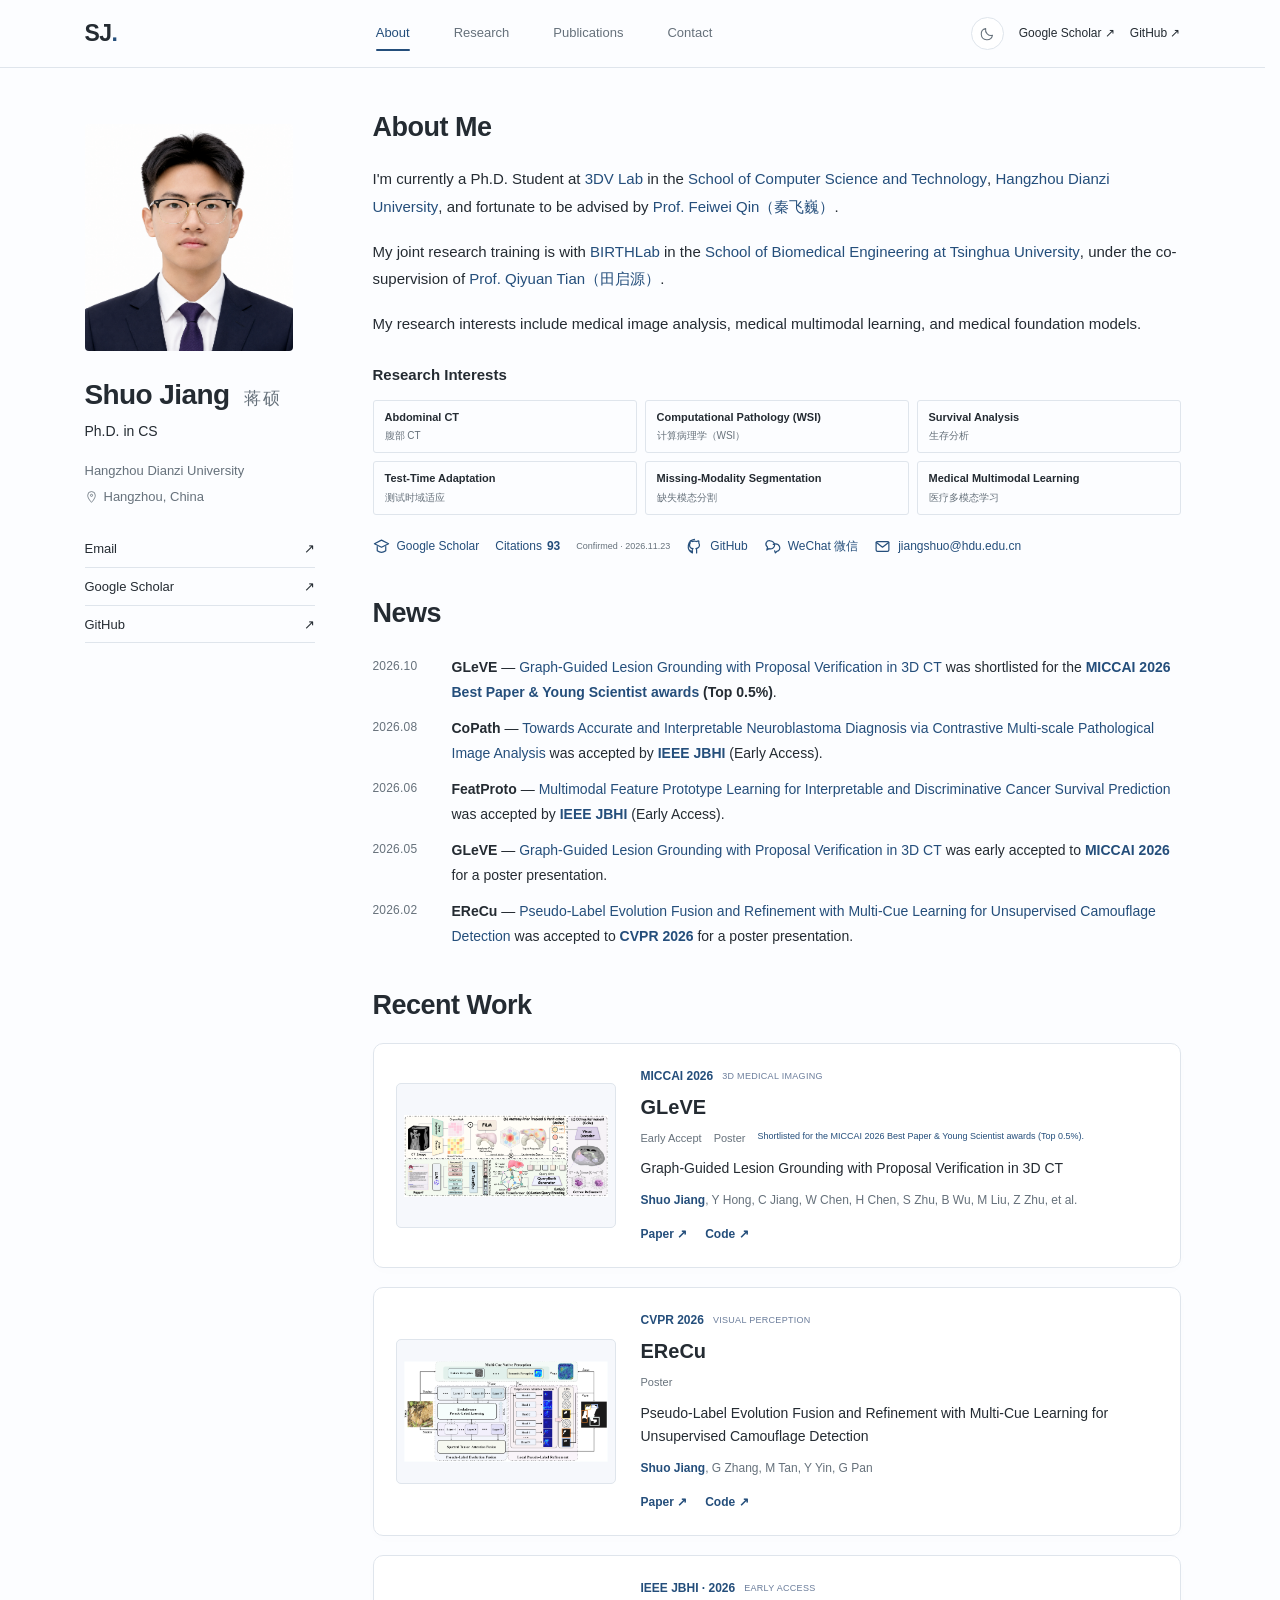
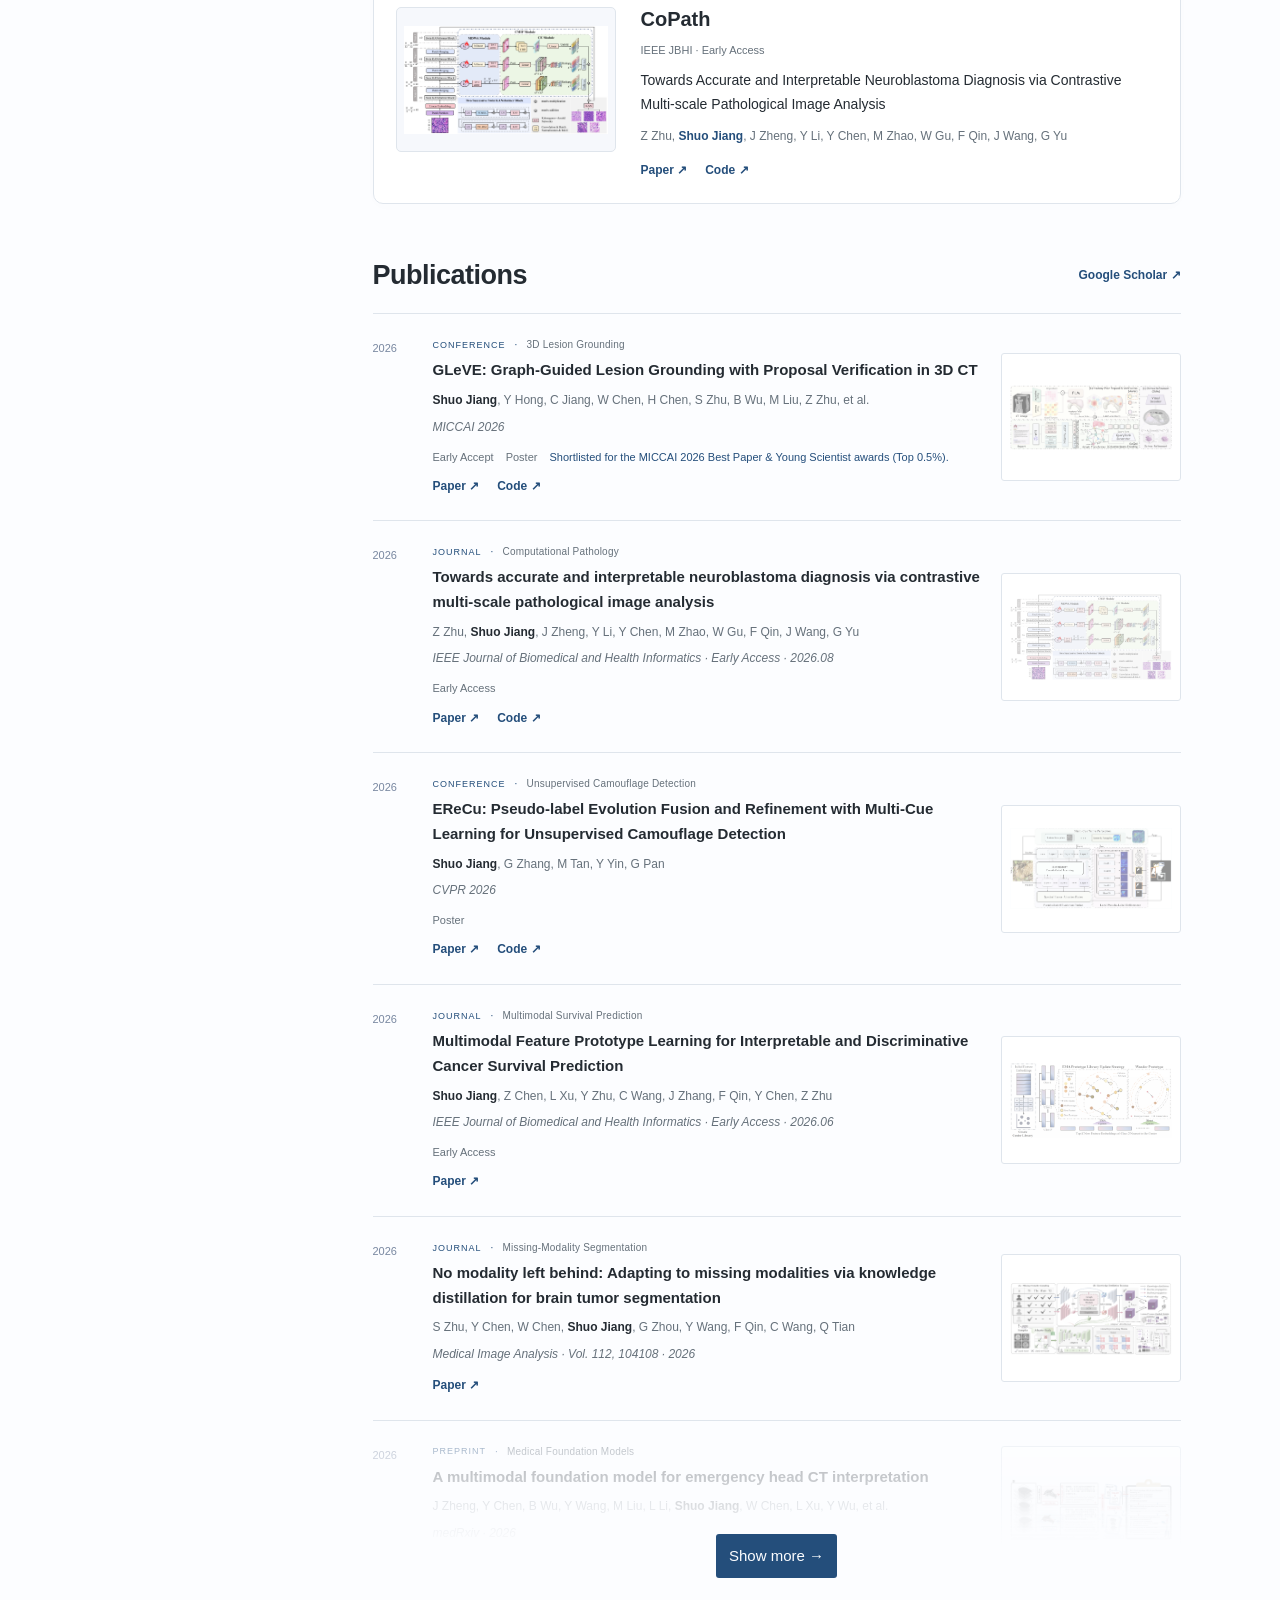
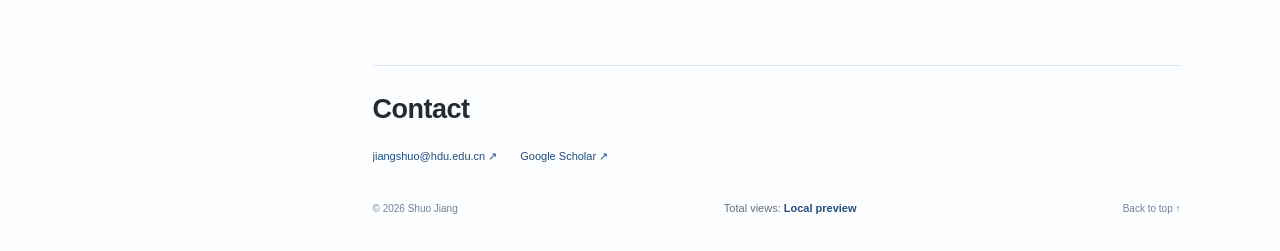
<file: index.html>
<!doctype html>
<html lang="en" data-palette="slate"><head><meta charset="utf-8"><meta name="viewport" content="width=device-width,initial-scale=1"><meta name="description" content="Shuo Jiang — research in medical image analysis, multimodal learning and computer vision at Hangzhou Dianzi University."><meta name="theme-color" content="#315eea"><title>Shuo Jiang | 蒋硕</title><link rel="icon" href="assets/favicon.svg" type="image/svg+xml"><script>try{document.documentElement.dataset.theme=localStorage.getItem("shuo-theme")==="dark"?"dark":"light"}catch(e){}</script><link rel="stylesheet" href="style.css?v=20261026-goatcounter"><script src="script.js?v=20261026-goatcounter" defer></script><style>
.site-loader{display:none}html[data-loading] .site-loader{display:grid;position:fixed;inset:0;z-index:100;background:var(--paper,#fcfdff);color:var(--ink,#242b32);place-items:center;text-align:center;transition:opacity .2s}html[data-loading] body{overflow:hidden}html[data-loading=done] .site-loader{opacity:0;pointer-events:none}.loader-mark{font-size:28px;font-weight:650;letter-spacing:-1px;margin-bottom:20px}.loader-mark span{color:var(--accent,#244e7b)}.loader-track{height:2px;width:156px;background:var(--line,#dfe5ec);margin:auto;overflow:hidden}.loader-fill{height:100%;width:0;background:var(--accent,#244e7b);transition:width .25s}.loader-label{font-size:12px;margin:15px 0 8px;color:var(--muted,#66717b)}.loader-skip{border:0;background:none;color:var(--accent,#244e7b);font:inherit;font-size:11px;padding:10px;cursor:pointer}@media(prefers-reduced-motion:reduce){.site-loader,.loader-fill{transition:none!important}}
</style><script>
(()=>{const root=document.documentElement;root.dataset.loading='active';window.siteLoaderDeadline=setTimeout(()=>{root.removeAttribute('data-loading');document.getElementById('main')?.removeAttribute('aria-busy')},5000)})();
</script><link rel="preload" as="image" href="assets/portrait.png" fetchpriority="high"><script src="site-loader.js?v=20261026-goatcounter" defer></script></head>
<body><div class="site-loader" role="region" aria-label="Preparing homepage"><div><div class="loader-mark">SJ<span>.</span></div><div class="loader-track" role="progressbar" aria-label="Loading images" aria-valuemin="0" aria-valuemax="100" aria-valuenow="0"><div class="loader-fill"></div></div><p class="loader-label" role="status">Preparing the page…</p><button class="loader-skip" type="button">Enter now →</button></div></div><a class="skip-link" href="#main">Skip to content</a><header class="header"><div class="nav-wrap"><a class="brand" href="#about" aria-label="Shuo Jiang home">SJ<span>.</span></a><nav aria-label="Main navigation"><a class="active" href="#about">About</a><a href="#research">Research</a><a href="publications.html">Publications</a><a href="#contact">Contact</a></nav><div class="nav-actions"><button class="theme-toggle" type="button" aria-label="Switch to dark mode" title="Switch to dark mode"><svg class="moon-icon" viewBox="0 0 24 24" aria-hidden="true"><path d="M20.2 14A8.5 8.5 0 0 1 10 3.8 8.5 8.5 0 1 0 20.2 14Z"/></svg><svg class="sun-icon" viewBox="0 0 24 24" aria-hidden="true"><circle cx="12" cy="12" r="4"/><path d="M12 2v2m0 16v2M2 12h2m16 0h2M5 5l1.5 1.5m11 11L19 19M5 19l1.5-1.5m11-11L19 5"/></svg></button><a class="nav-scholar" href="https://scholar.google.com/citations?user=-YuCzI0AAAAJ&hl=en" target="_blank" rel="noopener noreferrer">Google Scholar ↗</a><a class="nav-github" href="https://github.com/JSLiam94" target="_blank" rel="noopener noreferrer">GitHub ↗</a></div></div><div class="reading-progress" aria-hidden="true"><span></span></div></header>
<div class="layout"><aside class="profile"><div class="portrait-frame"><img class="portrait" src="assets/portrait.png" alt="Portrait of Shuo Jiang" width="1122" height="1247"></div><h1>Shuo Jiang <span class="chinese-name" lang="zh-CN">蒋硕</span></h1><p class="profile-role">Ph.D. in CS</p><div class="profile-details"><p><a href="https://computer.hdu.edu.cn/main.htm" target="_blank" rel="noopener noreferrer">Hangzhou Dianzi University</a></p><p class="location"><svg viewBox="0 0 24 24" aria-hidden="true"><path d="M12 21s7-7 7-13a7 7 0 0 0-14 0c0 6 7 13 7 13Z"/><circle cx="12" cy="8" r="2"/></svg>Hangzhou, China</p></div><div class="profile-links"><a href="mailto:jiangshuo@hdu.edu.cn"><span>Email</span><span>↗</span></a><a href="https://scholar.google.com/citations?user=-YuCzI0AAAAJ&hl=en" target="_blank" rel="noopener noreferrer"><span>Google Scholar</span><span>↗</span></a><a href="https://github.com/JSLiam94" target="_blank" rel="noopener noreferrer"><span>GitHub</span><span>↗</span></a></div></aside>
<main id="main"><section id="about" class="about"><h2>About Me</h2><p class="intro">I'm currently a Ph.D. Student at <a href="https://hdu-3dv.github.io/" target="_blank" rel="noopener noreferrer">3DV Lab</a> in the <a href="https://computer.hdu.edu.cn/main.htm" target="_blank" rel="noopener noreferrer">School of Computer Science and Technology</a>, <a href="https://www.hdu.edu.cn/" target="_blank" rel="noopener noreferrer">Hangzhou Dianzi University</a>, and fortunate to be advised by <a href="https://computer.hdu.edu.cn/2021/1217/c6770a140174/page.htm" target="_blank" rel="noopener noreferrer">Prof. Feiwei Qin（秦飞巍）</a>.</p><p>My joint research training is with <a href="https://birthlab.github.io/" target="_blank" rel="noopener noreferrer">BIRTHLab</a> in the <a href="https://bme.tsinghua.edu.cn/en/" target="_blank" rel="noopener noreferrer">School of Biomedical Engineering at Tsinghua University</a>, under the co-supervision of <a href="https://www.med.tsinghua.edu.cn/info/1143/2126.htm" target="_blank" rel="noopener noreferrer">Prof. Qiyuan Tian（田启源）</a>.</p><p class="research-summary">My research interests include medical image analysis, medical multimodal learning, and medical foundation models.</p><h3 class="interests-heading">Research Interests</h3><div class="research-directions" aria-label="Research directions"><div class="direction-card"><h3>Abdominal CT</h3><p lang="zh-CN">腹部 CT</p></div><div class="direction-card"><h3>Computational Pathology (WSI)</h3><p lang="zh-CN">计算病理学（WSI）</p></div><div class="direction-card"><h3>Survival Analysis</h3><p lang="zh-CN">生存分析</p></div><div class="direction-card"><h3>Test-Time Adaptation</h3><p lang="zh-CN">测试时域适应</p></div><div class="direction-card"><h3>Missing-Modality Segmentation</h3><p lang="zh-CN">缺失模态分割</p></div><div class="direction-card"><h3>Medical Multimodal Learning</h3><p lang="zh-CN">医疗多模态学习</p></div></div><div class="social-strip" aria-label="Academic and contact links"><a href="https://scholar.google.com/citations?user=-YuCzI0AAAAJ&hl=en" target="_blank" rel="noopener noreferrer"><svg viewBox="0 0 24 24" aria-hidden="true"><path d="M2 8l10-5 10 5-10 5-10-5zm4 4v6c4 3 8 3 12 0v-6"/></svg>Google Scholar</a><a class="citation-link" data-citation-updated="2026-11-23" href="https://scholar.google.com/citations?user=-YuCzI0AAAAJ&hl=en" target="_blank" rel="noopener noreferrer" title="Total citations confirmed 2026.11.23">Citations <span id="citation-total">93</span></a><span class="citation-updated" id="citation-updated">Confirmed · 2026.11.23</span><a href="https://github.com/JSLiam94" target="_blank" rel="noopener noreferrer"><svg viewBox="0 0 24 24" aria-hidden="true"><path d="M12 2a10 10 0 0 0-3 19v-3c-3 1-4-1-4-1m10 4v-4c0-1-.3-2-1-2 3-.4 5-2 5-5 0-1-.4-2-1-3 .3-1 .3-2 0-3-2 0-3 1-3 1a10 10 0 0 0-6 0s-1-1-3-1c-.3 1-.3 2 0 3-1 1-1 2-1 3 0 3 2 5 5 5-.7.5-1 1-1 2"/></svg>GitHub</a><button class="wechat-link" type="button"><svg viewBox="0 0 24 24" aria-hidden="true"><path d="M15 10c0 4-4 6-8 5l-3 2 1-4C0 8 4 3 9 4c3 0 6 3 6 6zm-2-1c9-3 13 8 5 10l-2 2-1-3"/></svg>WeChat 微信</button><a href="mailto:jiangshuo@hdu.edu.cn"><svg viewBox="0 0 24 24" aria-hidden="true"><rect x="3" y="5" width="18" height="14" rx="2"/><path d="M3 6l9 7 9-7"/></svg>jiangshuo@hdu.edu.cn</a></div></section>
<section class="news" aria-labelledby="updates-title"><div class="section-heading"><div><h2 id="updates-title">News</h2></div></div><div class="updates news-list">
<div class="update"><time datetime="2026-10">2026.10</time><p><strong>GLeVE</strong> — <a href="https://papers.miccai.org/miccai-2026/paper/2407_paper.pdf" target="_blank" rel="noopener noreferrer">Graph-Guided Lesion Grounding with Proposal Verification in 3D CT</a> was shortlisted for the <span>MICCAI 2026 Best Paper &amp; Young Scientist awards</span> <strong>(Top 0.5%)</strong>.</p></div>
<div class="update"><time datetime="2026-08">2026.08</time><p><strong>CoPath</strong> — <a href="https://arxiv.org/abs/2504.13754" target="_blank" rel="noopener noreferrer">Towards Accurate and Interpretable Neuroblastoma Diagnosis via Contrastive Multi-scale Pathological Image Analysis</a> was accepted by <span>IEEE JBHI</span> (Early Access).</p></div>
<div class="update"><time datetime="2026-06">2026.06</time><p><strong>FeatProto</strong> — <a href="https://ieeexplore.ieee.org/abstract/document/11595740/" target="_blank" rel="noopener noreferrer">Multimodal Feature Prototype Learning for Interpretable and Discriminative Cancer Survival Prediction</a> was accepted by <span>IEEE JBHI</span> (Early Access).</p></div>
<div class="update"><time datetime="2026-05">2026.05</time><p><strong>GLeVE</strong> — <a href="https://papers.miccai.org/miccai-2026/paper/2407_paper.pdf" target="_blank" rel="noopener noreferrer">Graph-Guided Lesion Grounding with Proposal Verification in 3D CT</a> was early accepted to <span>MICCAI 2026</span> for a poster presentation.</p></div>
<div class="update"><time datetime="2026-02">2026.02</time><p><strong>EReCu</strong> — <a href="https://openaccess.thecvf.com/content/CVPR2026/html/Jiang_EReCu_Pseudo-label_Evolution_Fusion_and_Refinement_with_Multi-Cue_Learning_for_CVPR_2026_paper.html" target="_blank" rel="noopener noreferrer">Pseudo-Label Evolution Fusion and Refinement with Multi-Cue Learning for Unsupervised Camouflage Detection</a> was accepted to <span>CVPR 2026</span> for a poster presentation.</p></div></div></section>
<section id="research"><div class="section-heading"><div><h2>Recent Work</h2></div></div><article class="project"><a class="project-figure" href="assets/gleve.png" target="_blank" aria-label="View full GLeVE framework"><img src="assets/gleve.png" alt="GLeVE framework: graph-guided lesion queries, anatomy-prior proposal verification and octree refinement" loading="lazy"></a><div class="project-body"><div class="project-meta"><span class="badge">MICCAI 2026</span><span>3D MEDICAL IMAGING</span></div><h3>GLeVE</h3><div class="pub-statuses project-honors"><span class="pub-status">Early Accept</span><span class="pub-status">Poster</span><span class="pub-status award-status">Shortlisted for the MICCAI 2026 Best Paper &amp; Young Scientist awards (Top 0.5%).</span></div><p class="project-title">Graph-Guided Lesion Grounding with Proposal Verification in 3D CT</p><p class="authors project-authors"><strong>Shuo Jiang</strong>, Y Hong, C Jiang, W Chen, H Chen, S Zhu, B Wu, M Liu, Z Zhu, et al.</p><div class="paper-links"><a href="https://papers.miccai.org/miccai-2026/paper/2407_paper.pdf" target="_blank" rel="noopener noreferrer">Paper ↗</a><a href="https://github.com/JSLiam94/GLeVE" target="_blank" rel="noopener noreferrer">Code ↗</a></div></div></article>
<article class="project"><a class="project-figure" href="assets/erecu.png" target="_blank" aria-label="View full EReCu framework"><img src="assets/erecu.png" alt="EReCu architecture for pseudo-label evolution and multi-cue camouflage detection" loading="lazy"></a><div class="project-body"><div class="project-meta"><span class="badge">CVPR 2026</span><span>VISUAL PERCEPTION</span></div><h3>EReCu</h3><div class="pub-statuses project-honors"><span class="pub-status">Poster</span></div><p class="project-title">Pseudo-Label Evolution Fusion and Refinement with Multi-Cue Learning for Unsupervised Camouflage Detection</p><p class="authors project-authors"><strong>Shuo Jiang</strong>, G Zhang, M Tan, Y Yin, G Pan</p><div class="paper-links"><a href="https://openaccess.thecvf.com/content/CVPR2026/html/Jiang_EReCu_Pseudo-label_Evolution_Fusion_and_Refinement_with_Multi-Cue_Learning_for_CVPR_2026_paper.html" target="_blank" rel="noopener noreferrer">Paper ↗</a><a href="https://github.com/JSLiam94/EReCu" target="_blank" rel="noopener noreferrer">Code ↗</a></div></div></article>
<article class="project"><a class="project-figure" href="assets/copath.png" target="_blank" aria-label="View full CoPath framework"><img src="assets/copath.png" alt="CoPath framework featuring multi-scale Swin KANsformer features and the CMIF module for pathological image analysis" loading="lazy"></a><div class="project-body"><div class="project-meta"><span class="badge">IEEE JBHI · 2026</span><span>EARLY ACCESS</span></div><h3>CoPath</h3><div class="pub-statuses project-honors"><span class="pub-status">IEEE JBHI · Early Access</span></div><p class="project-title">Towards Accurate and Interpretable Neuroblastoma Diagnosis via Contrastive Multi-scale Pathological Image Analysis</p><p class="authors project-authors">Z Zhu, <strong>Shuo Jiang</strong>, J Zheng, Y Li, Y Chen, M Zhao, W Gu, F Qin, J Wang, G Yu</p><div class="paper-links"><a href="https://arxiv.org/abs/2504.13754" target="_blank" rel="noopener noreferrer">Paper ↗</a><a href="https://github.com/JSLiam94/CoPath" target="_blank" rel="noopener noreferrer">Code ↗</a></div></div></article></section>
<section id="publications" class="publication-preview"><div class="section-heading"><div><h2>Publications</h2></div><a class="text-link" href="https://scholar.google.com/citations?user=-YuCzI0AAAAJ&hl=en" target="_blank" rel="noopener noreferrer">Google Scholar ↗</a></div><div class="home-publication-list"><article class="publication" data-type="Conference" data-selected="true"><div class="pub-year">2026</div><div class="pub-body"><div class="pub-meta"><span class="pub-kind">Conference</span><span class="pub-domain">3D Lesion Grounding</span></div><h3><a href="https://papers.miccai.org/miccai-2026/paper/2407_paper.pdf" target="_blank" rel="noopener noreferrer">GLeVE: Graph-Guided Lesion Grounding with Proposal Verification in 3D CT</a></h3><p class="authors"><strong>Shuo Jiang</strong>, Y Hong, C Jiang, W Chen, H Chen, S Zhu, B Wu, M Liu, Z Zhu, et al.</p><p class="venue">MICCAI 2026</p><div class="pub-statuses"><span class="pub-status">Early Accept</span><span class="pub-status">Poster</span><span class="pub-status award-status">Shortlisted for the MICCAI 2026 Best Paper &amp; Young Scientist awards (Top 0.5%).</span></div><div class="paper-links"><a href="https://papers.miccai.org/miccai-2026/paper/2407_paper.pdf" target="_blank" rel="noopener noreferrer">Paper <span aria-hidden="true">↗</span></a><a href="https://github.com/JSLiam94/GLeVE" target="_blank" rel="noopener noreferrer">Code <span aria-hidden="true">↗</span></a></div></div><a class="pub-figure" href="assets/gleve.png" target="_blank" aria-label="View research figure for GLeVE: Graph-Guided Lesion Grounding with Proposal Verification in 3D CT"><img src="assets/gleve.png" alt="Research overview for GLeVE: Graph-Guided Lesion Grounding with Proposal Verification in 3D CT" loading="lazy"></a></article>
<article class="publication" data-type="Journal" data-selected="true"><div class="pub-year">2026</div><div class="pub-body"><div class="pub-meta"><span class="pub-kind">Journal</span><span class="pub-domain">Computational Pathology</span></div><h3><a href="https://arxiv.org/abs/2504.13754" target="_blank" rel="noopener noreferrer">Towards accurate and interpretable neuroblastoma diagnosis via contrastive multi-scale pathological image analysis</a></h3><p class="authors">Z Zhu, <strong>Shuo Jiang</strong>, J Zheng, Y Li, Y Chen, M Zhao, W Gu, F Qin, J Wang, G Yu</p><p class="venue">IEEE Journal of Biomedical and Health Informatics · Early Access · 2026.08</p><div class="pub-statuses"><span class="pub-status">Early Access</span></div><div class="paper-links"><a href="https://arxiv.org/abs/2504.13754" target="_blank" rel="noopener noreferrer">Paper <span aria-hidden="true">↗</span></a><a href="https://github.com/JSLiam94/CoPath" target="_blank" rel="noopener noreferrer">Code <span aria-hidden="true">↗</span></a></div></div><a class="pub-figure" href="assets/copath.png" target="_blank" aria-label="View research figure for Towards accurate and interpretable neuroblastoma diagnosis via contrastive multi-scale pathological image analysis"><img src="assets/copath.png" alt="Research overview for Towards accurate and interpretable neuroblastoma diagnosis via contrastive multi-scale pathological image analysis" loading="lazy"></a></article>
<article class="publication" data-type="Conference" data-selected="true"><div class="pub-year">2026</div><div class="pub-body"><div class="pub-meta"><span class="pub-kind">Conference</span><span class="pub-domain">Unsupervised Camouflage Detection</span></div><h3><a href="https://openaccess.thecvf.com/content/CVPR2026/html/Jiang_EReCu_Pseudo-label_Evolution_Fusion_and_Refinement_with_Multi-Cue_Learning_for_CVPR_2026_paper.html" target="_blank" rel="noopener noreferrer">EReCu: Pseudo-label Evolution Fusion and Refinement with Multi-Cue Learning for Unsupervised Camouflage Detection</a></h3><p class="authors"><strong>Shuo Jiang</strong>, G Zhang, M Tan, Y Yin, G Pan</p><p class="venue">CVPR 2026</p><div class="pub-statuses"><span class="pub-status">Poster</span></div><div class="paper-links"><a href="https://openaccess.thecvf.com/content/CVPR2026/html/Jiang_EReCu_Pseudo-label_Evolution_Fusion_and_Refinement_with_Multi-Cue_Learning_for_CVPR_2026_paper.html" target="_blank" rel="noopener noreferrer">Paper <span aria-hidden="true">↗</span></a><a href="https://github.com/JSLiam94/EReCu" target="_blank" rel="noopener noreferrer">Code <span aria-hidden="true">↗</span></a></div></div><a class="pub-figure" href="assets/erecu.png" target="_blank" aria-label="View research figure for EReCu: Pseudo-label Evolution Fusion and Refinement with Multi-Cue Learning for Unsupervised Camouflage Detection"><img src="assets/erecu.png" alt="Research overview for EReCu: Pseudo-label Evolution Fusion and Refinement with Multi-Cue Learning for Unsupervised Camouflage Detection" loading="lazy"></a></article>
<article class="publication" data-type="Journal" data-selected="true"><div class="pub-year">2026</div><div class="pub-body"><div class="pub-meta"><span class="pub-kind">Journal</span><span class="pub-domain">Multimodal Survival Prediction</span></div><h3><a href="https://ieeexplore.ieee.org/abstract/document/11595740/" target="_blank" rel="noopener noreferrer">Multimodal Feature Prototype Learning for Interpretable and Discriminative Cancer Survival Prediction</a></h3><p class="authors"><strong>Shuo Jiang</strong>, Z Chen, L Xu, Y Zhu, C Wang, J Zhang, F Qin, Y Chen, Z Zhu</p><p class="venue">IEEE Journal of Biomedical and Health Informatics · Early Access · 2026.06</p><div class="pub-statuses"><span class="pub-status">Early Access</span></div><div class="paper-links"><a href="https://ieeexplore.ieee.org/abstract/document/11595740/" target="_blank" rel="noopener noreferrer">Paper <span aria-hidden="true">↗</span></a></div></div><a class="pub-figure" href="assets/featproto.png" target="_blank" aria-label="View research figure for Multimodal Feature Prototype Learning for Interpretable and Discriminative Cancer Survival Prediction"><img src="assets/featproto.png" alt="Research overview for Multimodal Feature Prototype Learning for Interpretable and Discriminative Cancer Survival Prediction" loading="lazy"></a></article>
<article class="publication" data-type="Journal" data-selected="true"><div class="pub-year">2026</div><div class="pub-body"><div class="pub-meta"><span class="pub-kind">Journal</span><span class="pub-domain">Missing-Modality Segmentation</span></div><h3><a href="https://scholar.google.com/citations?view_op=view_citation&amp;hl=en&amp;oe=ASCII&amp;user=-YuCzI0AAAAJ&amp;citation_for_view=-YuCzI0AAAAJ:2osOgNQ5qMEC" target="_blank" rel="noopener noreferrer">No modality left behind: Adapting to missing modalities via knowledge distillation for brain tumor segmentation</a></h3><p class="authors">S Zhu, Y Chen, W Chen, <strong>Shuo Jiang</strong>, G Zhou, Y Wang, F Qin, C Wang, Q Tian</p><p class="venue">Medical Image Analysis · Vol. 112, 104108 · 2026</p><div class="pub-statuses"></div><div class="paper-links"><a href="https://scholar.google.com/citations?view_op=view_citation&amp;hl=en&amp;oe=ASCII&amp;user=-YuCzI0AAAAJ&amp;citation_for_view=-YuCzI0AAAAJ:2osOgNQ5qMEC" target="_blank" rel="noopener noreferrer">Paper <span aria-hidden="true">↗</span></a></div></div><a class="pub-figure" href="assets/nomodality.png" target="_blank" aria-label="View research figure for No modality left behind: Adapting to missing modalities via knowledge distillation for brain tumor segmentation"><img src="assets/nomodality.png" alt="Research overview for No modality left behind: Adapting to missing modalities via knowledge distillation for brain tumor segmentation" loading="lazy"></a></article></div><div class="publication-teaser" aria-hidden="true" inert><article class="publication" data-type="Preprint" data-selected="false"><div class="pub-year">2026</div><div class="pub-body"><div class="pub-meta"><span class="pub-kind">Preprint</span><span class="pub-domain">Medical Foundation Models</span></div><h3><a href="https://scholar.google.com/citations?view_op=view_citation&amp;hl=en&amp;oe=ASCII&amp;user=-YuCzI0AAAAJ&amp;citation_for_view=-YuCzI0AAAAJ:Y0pCki6q_DkC" target="_blank" rel="noopener noreferrer">A multimodal foundation model for emergency head CT interpretation</a></h3><p class="authors">J Zheng, Y Chen, B Wu, Y Wang, M Liu, L Li, <strong>Shuo Jiang</strong>, W Chen, L Xu, Y Wu, et al.</p><p class="venue">medRxiv · 2026</p><div class="pub-statuses"></div><div class="paper-links"><a href="https://scholar.google.com/citations?view_op=view_citation&amp;hl=en&amp;oe=ASCII&amp;user=-YuCzI0AAAAJ&amp;citation_for_view=-YuCzI0AAAAJ:Y0pCki6q_DkC" target="_blank" rel="noopener noreferrer">Paper <span aria-hidden="true">↗</span></a></div></div><a class="pub-figure" href="assets/emergency-ct.png" target="_blank" aria-label="View research figure for A multimodal foundation model for emergency head CT interpretation"><img src="assets/emergency-ct.png" alt="Research overview for A multimodal foundation model for emergency head CT interpretation" loading="lazy"></a></article></div><div class="home-more"><a class="primary-link" href="publications.html">Show more →</a></div></section>
<section id="contact" class="contact"><h2>Contact</h2><div class="contact-links"><a class="primary-link" href="mailto:jiangshuo@hdu.edu.cn">jiangshuo@hdu.edu.cn ↗</a><a href="https://scholar.google.com/citations?user=-YuCzI0AAAAJ&hl=en" target="_blank" rel="noopener noreferrer">Google Scholar ↗</a></div></section><footer><span>© 2026 Shuo Jiang</span><span class="site-views" data-history-total="94" title="Includes 94 historical views confirmed on 26 October 2026; new views are counted by GoatCounter.">Total views: <span id="site-views-count">94+</span><span class="views-status" aria-live="polite"> · Historical baseline</span></span><a href="#about">Back to top ↑</a></footer></main></div><dialog class="figure-viewer" id="figure-viewer" aria-labelledby="figure-title"><div class="figure-viewer-bar"><h2 id="figure-title">Research framework</h2><button type="button" class="figure-close" aria-label="Close figure preview"><svg class="close-icon" viewBox="0 0 24 24" aria-hidden="true"><path d="M6 6l12 12M18 6L6 18"/></svg></button></div><img alt=""><p>Press Esc to close</p></dialog><dialog id="wechat-viewer" class="figure-viewer wechat-viewer" aria-labelledby="wechat-title"><div class="figure-viewer-bar"><h2 id="wechat-title">WeChat 微信</h2><button class="wechat-close" type="button" aria-label="Close WeChat QR code"><svg class="close-icon" viewBox="0 0 24 24" aria-hidden="true"><path d="M6 6l12 12M18 6L6 18"/></svg></button></div><img data-src="assets/wechat.jpg" alt="Liam.T WeChat contact QR code"><p>扫码添加微信 · Press Esc to close</p></dialog></body></html>
</file>
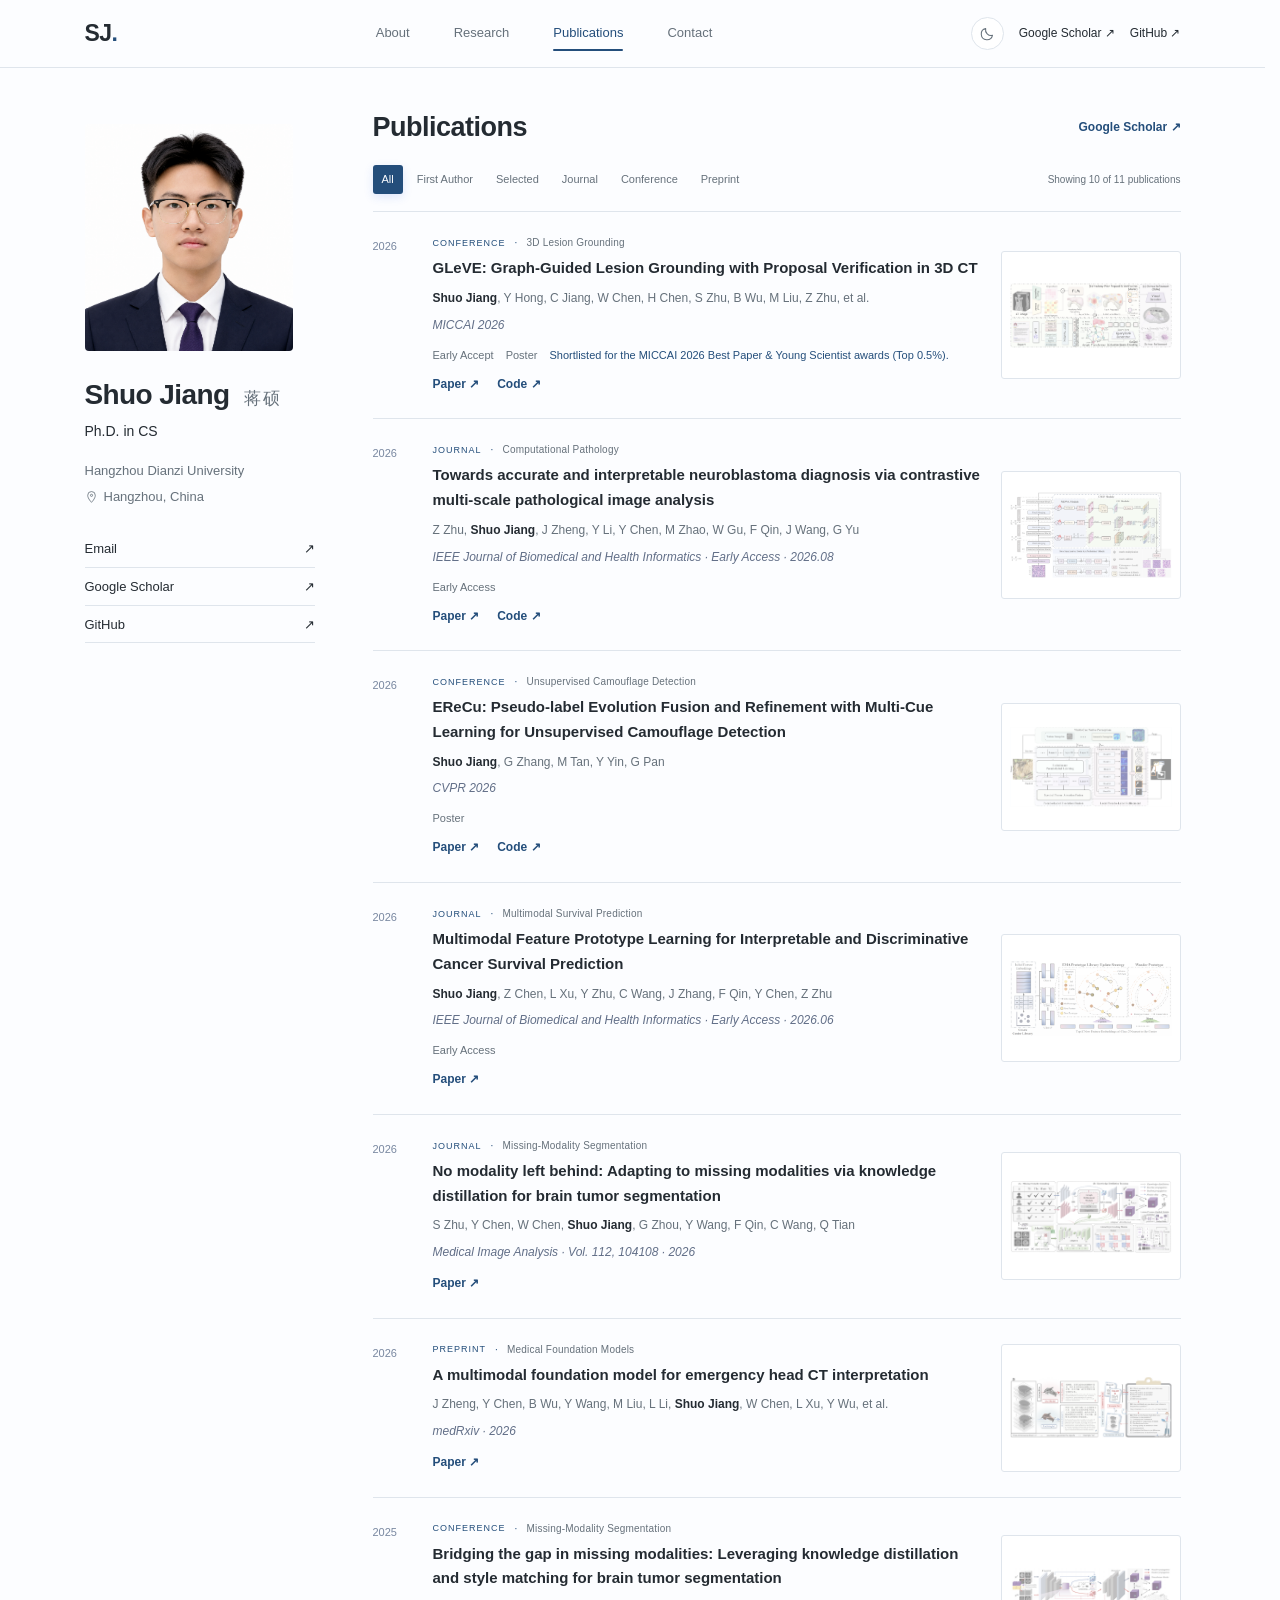
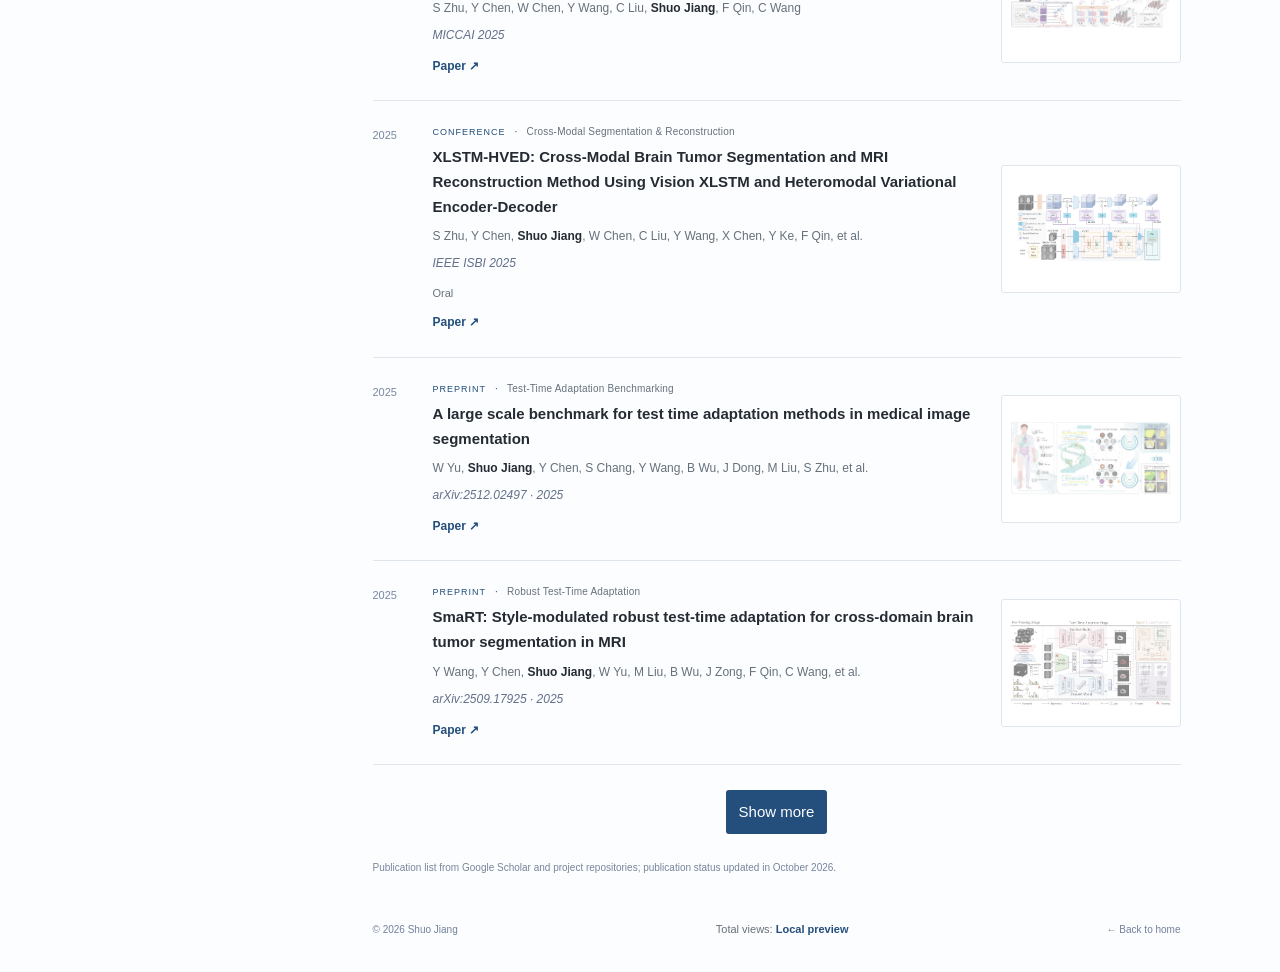
<file: publications.html>
<!doctype html>
<html lang="en" data-palette="slate"><head><meta charset="utf-8"><meta name="viewport" content="width=device-width,initial-scale=1"><meta name="description" content="Shuo Jiang — research in medical image analysis, multimodal learning and computer vision at Hangzhou Dianzi University."><meta name="theme-color" content="#315eea"><title>Shuo Jiang | 蒋硕</title><link rel="icon" href="assets/favicon.svg" type="image/svg+xml"><script>try{document.documentElement.dataset.theme=localStorage.getItem("shuo-theme")==="dark"?"dark":"light"}catch(e){}</script><link rel="stylesheet" href="style.css?v=20261026-goatcounter"><script src="script.js?v=20261026-goatcounter" defer></script></head>
<body data-page="publications"><a class="skip-link" href="#main">Skip to content</a><header class="header"><div class="nav-wrap"><a class="brand" href="index.html#about" aria-label="Shuo Jiang home">SJ<span>.</span></a><nav aria-label="Main navigation"><a class="active" href="index.html#about">About</a><a href="index.html#research">Research</a><a href="#publications">Publications</a><a href="index.html#contact">Contact</a></nav><div class="nav-actions"><button class="theme-toggle" type="button" aria-label="Switch to dark mode" title="Switch to dark mode"><svg class="moon-icon" viewBox="0 0 24 24" aria-hidden="true"><path d="M20.2 14A8.5 8.5 0 0 1 10 3.8 8.5 8.5 0 1 0 20.2 14Z"/></svg><svg class="sun-icon" viewBox="0 0 24 24" aria-hidden="true"><circle cx="12" cy="12" r="4"/><path d="M12 2v2m0 16v2M2 12h2m16 0h2M5 5l1.5 1.5m11 11L19 19M5 19l1.5-1.5m11-11L19 5"/></svg></button><a class="nav-scholar" href="https://scholar.google.com/citations?user=-YuCzI0AAAAJ&hl=en" target="_blank" rel="noopener noreferrer">Google Scholar ↗</a><a class="nav-github" href="https://github.com/JSLiam94" target="_blank" rel="noopener noreferrer">GitHub ↗</a></div></div><div class="reading-progress" aria-hidden="true"><span></span></div></header>
<div class="layout"><aside class="profile"><div class="portrait-frame"><img class="portrait" src="assets/portrait.png" alt="Portrait of Shuo Jiang" width="1122" height="1247"></div><h1>Shuo Jiang <span class="chinese-name" lang="zh-CN">蒋硕</span></h1><p class="profile-role">Ph.D. in CS</p><div class="profile-details"><p><a href="https://computer.hdu.edu.cn/main.htm" target="_blank" rel="noopener noreferrer">Hangzhou Dianzi University</a></p><p class="location"><svg viewBox="0 0 24 24" aria-hidden="true"><path d="M12 21s7-7 7-13a7 7 0 0 0-14 0c0 6 7 13 7 13Z"/><circle cx="12" cy="8" r="2"/></svg>Hangzhou, China</p></div><div class="profile-links"><a href="mailto:jiangshuo@hdu.edu.cn"><span>Email</span><span>↗</span></a><a href="https://scholar.google.com/citations?user=-YuCzI0AAAAJ&hl=en" target="_blank" rel="noopener noreferrer"><span>Google Scholar</span><span>↗</span></a><a href="https://github.com/JSLiam94" target="_blank" rel="noopener noreferrer"><span>GitHub</span><span>↗</span></a></div></aside>
<main id="main"><section id="publications"><div class="section-heading"><div><h2>Publications</h2></div><a class="text-link" href="https://scholar.google.com/citations?user=-YuCzI0AAAAJ&hl=en" target="_blank" rel="noopener noreferrer">Google Scholar ↗</a></div><div class="publication-toolbar"><div class="filters" role="group" aria-label="Filter publications"><button class="selected" type="button" data-filter="All" aria-pressed="true">All</button><button type="button" data-filter="First Author" aria-pressed="false">First Author</button><button type="button" data-filter="Selected" aria-pressed="false">Selected</button><button type="button" data-filter="Journal" aria-pressed="false">Journal</button><button type="button" data-filter="Conference" aria-pressed="false">Conference</button><button type="button" data-filter="Preprint" aria-pressed="false">Preprint</button></div><span id="publication-count" aria-live="polite">Showing 10 of 11 publications</span></div><p class="first-author-note" hidden>First-author and co-first-author publications.</p><div class="publication-list"><article class="publication" data-type="Conference" data-selected="true"><div class="pub-year">2026</div><div class="pub-body"><div class="pub-meta"><span class="pub-kind">Conference</span><span class="pub-domain">3D Lesion Grounding</span></div><h3><a href="https://papers.miccai.org/miccai-2026/paper/2407_paper.pdf" target="_blank" rel="noopener noreferrer">GLeVE: Graph-Guided Lesion Grounding with Proposal Verification in 3D CT</a></h3><p class="authors"><strong>Shuo Jiang</strong>, Y Hong, C Jiang, W Chen, H Chen, S Zhu, B Wu, M Liu, Z Zhu, et al.</p><p class="venue">MICCAI 2026</p><div class="pub-statuses"><span class="pub-status">Early Accept</span><span class="pub-status">Poster</span><span class="pub-status award-status">Shortlisted for the MICCAI 2026 Best Paper &amp; Young Scientist awards (Top 0.5%).</span></div><div class="paper-links"><a href="https://papers.miccai.org/miccai-2026/paper/2407_paper.pdf" target="_blank" rel="noopener noreferrer">Paper <span aria-hidden="true">↗</span></a><a href="https://github.com/JSLiam94/GLeVE" target="_blank" rel="noopener noreferrer">Code <span aria-hidden="true">↗</span></a></div></div><a class="pub-figure" href="assets/gleve.png" target="_blank" aria-label="View research figure for GLeVE: Graph-Guided Lesion Grounding with Proposal Verification in 3D CT"><img src="assets/gleve.png" alt="Research overview for GLeVE: Graph-Guided Lesion Grounding with Proposal Verification in 3D CT" loading="lazy"></a></article>
<article class="publication" data-type="Journal" data-selected="true"><div class="pub-year">2026</div><div class="pub-body"><div class="pub-meta"><span class="pub-kind">Journal</span><span class="pub-domain">Computational Pathology</span></div><h3><a href="https://arxiv.org/abs/2504.13754" target="_blank" rel="noopener noreferrer">Towards accurate and interpretable neuroblastoma diagnosis via contrastive multi-scale pathological image analysis</a></h3><p class="authors">Z Zhu, <strong>Shuo Jiang</strong>, J Zheng, Y Li, Y Chen, M Zhao, W Gu, F Qin, J Wang, G Yu</p><p class="venue">IEEE Journal of Biomedical and Health Informatics · Early Access · 2026.08</p><div class="pub-statuses"><span class="pub-status">Early Access</span></div><div class="paper-links"><a href="https://arxiv.org/abs/2504.13754" target="_blank" rel="noopener noreferrer">Paper <span aria-hidden="true">↗</span></a><a href="https://github.com/JSLiam94/CoPath" target="_blank" rel="noopener noreferrer">Code <span aria-hidden="true">↗</span></a></div></div><a class="pub-figure" href="assets/copath.png" target="_blank" aria-label="View research figure for Towards accurate and interpretable neuroblastoma diagnosis via contrastive multi-scale pathological image analysis"><img src="assets/copath.png" alt="Research overview for Towards accurate and interpretable neuroblastoma diagnosis via contrastive multi-scale pathological image analysis" loading="lazy"></a></article>
<article class="publication" data-type="Conference" data-selected="true"><div class="pub-year">2026</div><div class="pub-body"><div class="pub-meta"><span class="pub-kind">Conference</span><span class="pub-domain">Unsupervised Camouflage Detection</span></div><h3><a href="https://openaccess.thecvf.com/content/CVPR2026/html/Jiang_EReCu_Pseudo-label_Evolution_Fusion_and_Refinement_with_Multi-Cue_Learning_for_CVPR_2026_paper.html" target="_blank" rel="noopener noreferrer">EReCu: Pseudo-label Evolution Fusion and Refinement with Multi-Cue Learning for Unsupervised Camouflage Detection</a></h3><p class="authors"><strong>Shuo Jiang</strong>, G Zhang, M Tan, Y Yin, G Pan</p><p class="venue">CVPR 2026</p><div class="pub-statuses"><span class="pub-status">Poster</span></div><div class="paper-links"><a href="https://openaccess.thecvf.com/content/CVPR2026/html/Jiang_EReCu_Pseudo-label_Evolution_Fusion_and_Refinement_with_Multi-Cue_Learning_for_CVPR_2026_paper.html" target="_blank" rel="noopener noreferrer">Paper <span aria-hidden="true">↗</span></a><a href="https://github.com/JSLiam94/EReCu" target="_blank" rel="noopener noreferrer">Code <span aria-hidden="true">↗</span></a></div></div><a class="pub-figure" href="assets/erecu.png" target="_blank" aria-label="View research figure for EReCu: Pseudo-label Evolution Fusion and Refinement with Multi-Cue Learning for Unsupervised Camouflage Detection"><img src="assets/erecu.png" alt="Research overview for EReCu: Pseudo-label Evolution Fusion and Refinement with Multi-Cue Learning for Unsupervised Camouflage Detection" loading="lazy"></a></article>
<article class="publication" data-type="Journal" data-selected="true"><div class="pub-year">2026</div><div class="pub-body"><div class="pub-meta"><span class="pub-kind">Journal</span><span class="pub-domain">Multimodal Survival Prediction</span></div><h3><a href="https://ieeexplore.ieee.org/abstract/document/11595740/" target="_blank" rel="noopener noreferrer">Multimodal Feature Prototype Learning for Interpretable and Discriminative Cancer Survival Prediction</a></h3><p class="authors"><strong>Shuo Jiang</strong>, Z Chen, L Xu, Y Zhu, C Wang, J Zhang, F Qin, Y Chen, Z Zhu</p><p class="venue">IEEE Journal of Biomedical and Health Informatics · Early Access · 2026.06</p><div class="pub-statuses"><span class="pub-status">Early Access</span></div><div class="paper-links"><a href="https://ieeexplore.ieee.org/abstract/document/11595740/" target="_blank" rel="noopener noreferrer">Paper <span aria-hidden="true">↗</span></a></div></div><a class="pub-figure" href="assets/featproto.png" target="_blank" aria-label="View research figure for Multimodal Feature Prototype Learning for Interpretable and Discriminative Cancer Survival Prediction"><img src="assets/featproto.png" alt="Research overview for Multimodal Feature Prototype Learning for Interpretable and Discriminative Cancer Survival Prediction" loading="lazy"></a></article>
<article class="publication" data-type="Journal" data-selected="true"><div class="pub-year">2026</div><div class="pub-body"><div class="pub-meta"><span class="pub-kind">Journal</span><span class="pub-domain">Missing-Modality Segmentation</span></div><h3><a href="https://scholar.google.com/citations?view_op=view_citation&amp;hl=en&amp;oe=ASCII&amp;user=-YuCzI0AAAAJ&amp;citation_for_view=-YuCzI0AAAAJ:2osOgNQ5qMEC" target="_blank" rel="noopener noreferrer">No modality left behind: Adapting to missing modalities via knowledge distillation for brain tumor segmentation</a></h3><p class="authors">S Zhu, Y Chen, W Chen, <strong>Shuo Jiang</strong>, G Zhou, Y Wang, F Qin, C Wang, Q Tian</p><p class="venue">Medical Image Analysis · Vol. 112, 104108 · 2026</p><div class="pub-statuses"></div><div class="paper-links"><a href="https://scholar.google.com/citations?view_op=view_citation&amp;hl=en&amp;oe=ASCII&amp;user=-YuCzI0AAAAJ&amp;citation_for_view=-YuCzI0AAAAJ:2osOgNQ5qMEC" target="_blank" rel="noopener noreferrer">Paper <span aria-hidden="true">↗</span></a></div></div><a class="pub-figure" href="assets/nomodality.png" target="_blank" aria-label="View research figure for No modality left behind: Adapting to missing modalities via knowledge distillation for brain tumor segmentation"><img src="assets/nomodality.png" alt="Research overview for No modality left behind: Adapting to missing modalities via knowledge distillation for brain tumor segmentation" loading="lazy"></a></article>
<article class="publication" data-type="Preprint" data-selected="false"><div class="pub-year">2026</div><div class="pub-body"><div class="pub-meta"><span class="pub-kind">Preprint</span><span class="pub-domain">Medical Foundation Models</span></div><h3><a href="https://scholar.google.com/citations?view_op=view_citation&amp;hl=en&amp;oe=ASCII&amp;user=-YuCzI0AAAAJ&amp;citation_for_view=-YuCzI0AAAAJ:Y0pCki6q_DkC" target="_blank" rel="noopener noreferrer">A multimodal foundation model for emergency head CT interpretation</a></h3><p class="authors">J Zheng, Y Chen, B Wu, Y Wang, M Liu, L Li, <strong>Shuo Jiang</strong>, W Chen, L Xu, Y Wu, et al.</p><p class="venue">medRxiv · 2026</p><div class="pub-statuses"></div><div class="paper-links"><a href="https://scholar.google.com/citations?view_op=view_citation&amp;hl=en&amp;oe=ASCII&amp;user=-YuCzI0AAAAJ&amp;citation_for_view=-YuCzI0AAAAJ:Y0pCki6q_DkC" target="_blank" rel="noopener noreferrer">Paper <span aria-hidden="true">↗</span></a></div></div><a class="pub-figure" href="assets/emergency-ct.png" target="_blank" aria-label="View research figure for A multimodal foundation model for emergency head CT interpretation"><img src="assets/emergency-ct.png" alt="Research overview for A multimodal foundation model for emergency head CT interpretation" loading="lazy"></a></article>
<article class="publication" data-type="Conference" data-selected="false"><div class="pub-year">2025</div><div class="pub-body"><div class="pub-meta"><span class="pub-kind">Conference</span><span class="pub-domain">Missing-Modality Segmentation</span></div><h3><a href="https://scholar.google.com/citations?view_op=view_citation&amp;hl=en&amp;oe=ASCII&amp;user=-YuCzI0AAAAJ&amp;citation_for_view=-YuCzI0AAAAJ:IjCSPb-OGe4C" target="_blank" rel="noopener noreferrer">Bridging the gap in missing modalities: Leveraging knowledge distillation and style matching for brain tumor segmentation</a></h3><p class="authors">S Zhu, Y Chen, W Chen, Y Wang, C Liu, <strong>Shuo Jiang</strong>, F Qin, C Wang</p><p class="venue">MICCAI 2025</p><div class="pub-statuses"></div><div class="paper-links"><a href="https://scholar.google.com/citations?view_op=view_citation&amp;hl=en&amp;oe=ASCII&amp;user=-YuCzI0AAAAJ&amp;citation_for_view=-YuCzI0AAAAJ:IjCSPb-OGe4C" target="_blank" rel="noopener noreferrer">Paper <span aria-hidden="true">↗</span></a></div></div><a class="pub-figure" href="assets/bridging.png" target="_blank" aria-label="View research figure for Bridging the gap in missing modalities: Leveraging knowledge distillation and style matching for brain tumor segmentation"><img src="assets/bridging.png" alt="Research overview for Bridging the gap in missing modalities: Leveraging knowledge distillation and style matching for brain tumor segmentation" loading="lazy"></a></article>
<article class="publication" data-type="Conference" data-selected="false"><div class="pub-year">2025</div><div class="pub-body"><div class="pub-meta"><span class="pub-kind">Conference</span><span class="pub-domain">Cross-Modal Segmentation &amp; Reconstruction</span></div><h3><a href="https://scholar.google.com/citations?view_op=view_citation&amp;hl=en&amp;oe=ASCII&amp;user=-YuCzI0AAAAJ&amp;citation_for_view=-YuCzI0AAAAJ:u-x6o8ySG0sC" target="_blank" rel="noopener noreferrer">XLSTM-HVED: Cross-Modal Brain Tumor Segmentation and MRI Reconstruction Method Using Vision XLSTM and Heteromodal Variational Encoder-Decoder</a></h3><p class="authors">S Zhu, Y Chen, <strong>Shuo Jiang</strong>, W Chen, C Liu, Y Wang, X Chen, Y Ke, F Qin, et al.</p><p class="venue">IEEE ISBI 2025</p><div class="pub-statuses"><span class="pub-status">Oral</span></div><div class="paper-links"><a href="https://scholar.google.com/citations?view_op=view_citation&amp;hl=en&amp;oe=ASCII&amp;user=-YuCzI0AAAAJ&amp;citation_for_view=-YuCzI0AAAAJ:u-x6o8ySG0sC" target="_blank" rel="noopener noreferrer">Paper <span aria-hidden="true">↗</span></a></div></div><a class="pub-figure" href="assets/xlstm.png" target="_blank" aria-label="View research figure for XLSTM-HVED: Cross-Modal Brain Tumor Segmentation and MRI Reconstruction Method Using Vision XLSTM and Heteromodal Variational Encoder-Decoder"><img src="assets/xlstm.png" alt="Research overview for XLSTM-HVED: Cross-Modal Brain Tumor Segmentation and MRI Reconstruction Method Using Vision XLSTM and Heteromodal Variational Encoder-Decoder" loading="lazy"></a></article>
<article class="publication" data-type="Preprint" data-selected="false"><div class="pub-year">2025</div><div class="pub-body"><div class="pub-meta"><span class="pub-kind">Preprint</span><span class="pub-domain">Test-Time Adaptation Benchmarking</span></div><h3><a href="https://arxiv.org/abs/2512.02497" target="_blank" rel="noopener noreferrer">A large scale benchmark for test time adaptation methods in medical image segmentation</a></h3><p class="authors">W Yu, <strong>Shuo Jiang</strong>, Y Chen, S Chang, Y Wang, B Wu, J Dong, M Liu, S Zhu, et al.</p><p class="venue">arXiv:2512.02497 · 2025</p><div class="pub-statuses"></div><div class="paper-links"><a href="https://arxiv.org/abs/2512.02497" target="_blank" rel="noopener noreferrer">Paper <span aria-hidden="true">↗</span></a></div></div><a class="pub-figure" href="assets/benchmark.png" target="_blank" aria-label="View research figure for A large scale benchmark for test time adaptation methods in medical image segmentation"><img src="assets/benchmark.png" alt="Research overview for A large scale benchmark for test time adaptation methods in medical image segmentation" loading="lazy"></a></article>
<article class="publication" data-type="Preprint" data-selected="false"><div class="pub-year">2025</div><div class="pub-body"><div class="pub-meta"><span class="pub-kind">Preprint</span><span class="pub-domain">Robust Test-Time Adaptation</span></div><h3><a href="https://arxiv.org/abs/2509.17925" target="_blank" rel="noopener noreferrer">SmaRT: Style-modulated robust test-time adaptation for cross-domain brain tumor segmentation in MRI</a></h3><p class="authors">Y Wang, Y Chen, <strong>Shuo Jiang</strong>, W Yu, M Liu, B Wu, J Zong, F Qin, C Wang, et al.</p><p class="venue">arXiv:2509.17925 · 2025</p><div class="pub-statuses"></div><div class="paper-links"><a href="https://arxiv.org/abs/2509.17925" target="_blank" rel="noopener noreferrer">Paper <span aria-hidden="true">↗</span></a></div></div><a class="pub-figure" href="assets/smart.png" target="_blank" aria-label="View research figure for SmaRT: Style-modulated robust test-time adaptation for cross-domain brain tumor segmentation in MRI"><img src="assets/smart.png" alt="Research overview for SmaRT: Style-modulated robust test-time adaptation for cross-domain brain tumor segmentation in MRI" loading="lazy"></a></article></div><div class="load-more-wrap"><button type="button" id="show-more" class="primary-link">Show more</button><p id="load-status" role="status"></p></div><noscript><p>Enable JavaScript to load further publications, or view the full list on <a href="https://scholar.google.com/citations?user=-YuCzI0AAAAJ&hl=en">Google Scholar</a>.</p></noscript><p class="publication-note">Publication list from Google Scholar and project repositories; publication status updated in October 2026.</p></section><footer><span>© 2026 Shuo Jiang</span><span class="site-views" data-history-total="94" title="Includes 94 historical views confirmed on 26 October 2026; new views are counted by GoatCounter.">Total views: <span id="site-views-count">94+</span><span class="views-status" aria-live="polite"> · Historical baseline</span></span><a href="index.html">← Back to home</a></footer></main></div><dialog class="figure-viewer" id="figure-viewer" aria-labelledby="figure-title"><div class="figure-viewer-bar"><h2 id="figure-title">Research framework</h2><button type="button" class="figure-close" aria-label="Close figure preview"><svg class="close-icon" viewBox="0 0 24 24" aria-hidden="true"><path d="M6 6l12 12M18 6L6 18"/></svg></button></div><img alt=""><p>Press Esc to close</p></dialog><dialog id="wechat-viewer" class="figure-viewer wechat-viewer" aria-labelledby="wechat-title"><div class="figure-viewer-bar"><h2 id="wechat-title">WeChat 微信</h2><button class="wechat-close" type="button" aria-label="Close WeChat QR code"><svg class="close-icon" viewBox="0 0 24 24" aria-hidden="true"><path d="M6 6l12 12M18 6L6 18"/></svg></button></div><img data-src="assets/wechat.jpg" alt="Liam.T WeChat contact QR code"><p>扫码添加微信 · Press Esc to close</p></dialog></body></html>
</file>
<file: style.css>
:root{--paper:#f7f9fc;--white:#fff;--ink:#17243a;--muted:#637087;--accent:#315eea;--line:#dee5f0;--soft:#edf2ff;--serif:-apple-system,BlinkMacSystemFont,'Segoe UI',Arial,sans-serif}*{box-sizing:border-box}html{scroll-behavior:smooth;scroll-padding-top:110px}body{margin:0;background:var(--paper);color:var(--ink);font:15px/1.75 -apple-system,BlinkMacSystemFont,'Segoe UI',Arial,sans-serif}a{color:inherit;text-decoration:none}a:hover{color:var(--accent)}a:focus-visible,button:focus-visible{outline:3px solid #315eea;outline-offset:5px;border-radius:3px}img{max-width:100%;display:block}button{font:inherit}strong{font-weight:600}::selection{background:#dce6ff}.header{height:82px;border-bottom:1px solid var(--line);background:rgba(247,249,252,.96);position:sticky;top:0;z-index:10;backdrop-filter:blur(15px)}.nav-wrap{max-width:1160px;margin:auto;height:100%;display:flex;align-items:center;justify-content:space-between;padding:0 32px}.brand{font-family:var(--serif);font-size:31px;font-weight:bold;letter-spacing:-2px}.brand span{color:var(--accent)}nav{display:flex;gap:34px}nav a{font-size:13px;color:var(--muted);padding:8px 0;position:relative}nav a.active{color:var(--accent)}nav a.active:after{content:'';position:absolute;height:2px;background:var(--accent);bottom:1px;left:0;right:0}.nav-github{font-size:12px}.layout{max-width:1160px;margin:auto;display:grid;grid-template-columns:230px minmax(0,1fr);gap:70px;padding:60px 32px 0}.profile{align-self:start;position:sticky;top:124px}.portrait-frame{width:208px;padding:7px;border:1px solid #d9e2f3;background:#fff;border-radius:5px;transform:none;box-shadow:0 6px 20px #17243a08;margin:0 0 27px 3px}.portrait{width:100%;height:227px;object-fit:cover;object-position:center 31%;border-radius:2px}.profile h1{font:600 31px/1.2 var(--serif);letter-spacing:-.7px;margin:0 0 8px}.chinese-name{font:400 17px/1.5 'PingFang SC','Microsoft YaHei',sans-serif;letter-spacing:2px;color:var(--muted);margin-left:7px}.profile-role{font-size:13px;color:var(--accent);margin:0 0 17px;line-height:1.65}.profile-details{font-size:12px;color:var(--muted)}.profile-details p{margin:4px 0}.location{display:flex;align-items:center;gap:6px}.location svg{width:13px;height:13px;stroke:currentColor;fill:none;stroke-width:1.5}.profile-links{margin-top:23px;display:grid;gap:2px}.profile-links a{display:flex;justify-content:space-between;padding:6px 0;font-size:13px;border-bottom:1px solid var(--line)}.sidebar-note{border-left:2px solid #b4c7ff;padding-left:15px;margin-top:32px}.small-label{font-size:10px;font-weight:600;letter-spacing:1.65px;color:var(--accent)}.sidebar-note p{font:italic 16px/1.7 var(--serif);color:#67758c;margin:9px 0}main{min-width:0}section{scroll-margin-top:25px}.eyebrow{display:flex;align-items:center;gap:8px;font-size:10px;letter-spacing:1.8px;font-weight:600;color:var(--accent)}.eyebrow>span{width:6px;height:6px;background:var(--accent);border-radius:50%}.about h2{font:400 46px/1.14 var(--serif);letter-spacing:-1.7px;margin:21px 0 26px}.about h2 em{font-weight:600;font-style:normal;color:var(--accent)}.about p{color:#53627b;margin:0 0 17px;font-size:14px;line-height:1.95}.about p.intro{color:var(--ink);font-size:15px}.about p a{color:var(--accent);text-decoration:underline;text-decoration-color:#b9cafa;text-underline-offset:4px}.tags{display:flex;flex-wrap:wrap;gap:7px;margin:22px 0}.tags span{font-size:10px;padding:4px 10px;border:1px solid #dbe4fb;border-radius:3px;color:#3f5c9c;background:#edf2ff}.text-link{font-size:12px;color:var(--accent);font-weight:600}.text-link span{margin-left:12px}.updates{margin:36px 0 51px;padding:21px 24px 18px;background:#ffffff;border:1px solid #dce5f7;border-radius:5px}.updates h2{font:600 16px/1.4 var(--serif);margin:0 0 13px}.update{display:grid;grid-template-columns:68px 1fr;gap:13px;margin:10px 0;font-size:12px;line-height:1.65}.update time{font-size:10px;color:#6c7d99;padding-top:2px}.update p{margin:0;color:#52627c}.update p span{color:var(--accent);font-weight:600}.section-heading{display:flex;align-items:end;justify-content:space-between;gap:18px;margin-bottom:24px}.section-heading h2{font:400 30px/1.2 var(--serif);letter-spacing:-.6px;margin:7px 0 0}.section-caption{font-size:11px;color:var(--muted);padding-bottom:3px}.project{display:grid;grid-template-columns:220px 1fr;gap:25px;margin-bottom:19px;padding:22px;border:1px solid var(--line);border-radius:5px;background:var(--white);transition:border-color .2s,box-shadow .2s}.project:hover{border-color:#9bb4f8;box-shadow:0 5px 20px #17243a05}.project-figure{background:#f6f8fc;display:flex;align-items:center;justify-content:center;padding:8px;border:1px solid #edf1f8;border-radius:3px;min-height:145px;align-self:center}.project-figure img{width:100%;height:auto;max-height:180px;object-fit:contain;transition:transform .2s}.project-figure:hover img{transform:scale(1.035)}.project-meta{display:flex;align-items:center;gap:9px;flex-wrap:wrap;font-size:8px;letter-spacing:.9px;color:#6b7d9b}.badge{background:#eaf0ff;color:#315eea;padding:3px 6px;border-radius:3px;font-weight:700;letter-spacing:.4px;font-size:9px}.project h3{font:600 26px/1.2 var(--serif);letter-spacing:-.5px;margin:10px 0 7px}.project-title{font-size:12px;line-height:1.6;margin:0 0 9px;font-weight:500}.project-desc{font-size:11px;line-height:1.8;color:var(--muted);margin:0 0 12px}.paper-links{display:flex;gap:18px;color:var(--accent);font-size:11px;font-weight:600;line-height:1.8}.paper-links a:hover{text-decoration:underline;text-underline-offset:4px}.project-compact{display:flex;align-items:center;gap:18px;padding:22px 0 24px;border-bottom:1px solid var(--line);margin-bottom:54px}.compact-icon{border:1px solid #dae4fc;background:#eaf0ff;color:#315eea;width:42px;height:42px;flex:none;text-align:center;line-height:40px;font-size:23px;border-radius:5px}.project-compact h3{font:600 20px/1.4 var(--serif);margin:3px 0}.project-compact p{margin:0;color:var(--muted);font-size:12px}.compact-link{font-size:11px;white-space:nowrap;margin-left:auto;color:var(--accent)}.publication-toolbar{display:flex;align-items:center;justify-content:space-between;gap:10px;border-bottom:1px solid var(--line);padding-bottom:17px}.filters{display:flex;gap:5px;flex-wrap:wrap}.filters button{border:0;background:transparent;color:var(--muted);cursor:pointer;padding:5px 9px;font-size:11px;border-radius:3px}.filters button.selected{background:var(--ink);color:white}.filters button:hover:not(.selected){background:var(--soft)}#publication-count{font-size:10px;white-space:nowrap;color:var(--muted)}.publication{display:grid;grid-template-columns:42px 1fr;gap:15px;padding:23px 0;border-bottom:1px solid var(--line)}.publication[hidden]{display:none}.pub-year{font-size:11px;color:#7887a0;padding-top:2px}.pub-kind{font-size:9px;letter-spacing:1px;text-transform:uppercase;color:var(--accent)}.publication h3{font-size:14px;line-height:1.6;font-weight:600;margin:5px 0 7px}.authors{font-size:11px;color:var(--muted);margin:0 0 5px;line-height:1.8}.authors strong{color:var(--ink);text-decoration:underline;text-decoration-color:#bacbfa;text-underline-offset:3px}.venue{font-size:11px;font-style:italic;color:#626f88;margin:0 0 10px}.publication-note{font-size:10px;color:#77849b;margin-top:17px}.contact{margin-top:54px;padding:30px 32px;background:#172b53;border:1px solid #172b53;border-radius:5px;position:relative;overflow:hidden}.contact:after{content:'↗';position:absolute;right:27px;top:25px;font:70px var(--serif);color:#344d7f;pointer-events:none}.contact h2{font:400 34px/1.2 var(--serif);margin:10px 0 13px;letter-spacing:-.8px}.contact p{font-size:13px;line-height:1.9;color:var(--muted);max-width:490px}.contact-links{display:flex;align-items:center;gap:23px;font-size:11px;margin-top:23px;flex-wrap:wrap}.primary-link{background:var(--ink);color:white;border-radius:3px;padding:9px 13px}.primary-link:hover{background:var(--accent);color:white}footer{display:flex;justify-content:space-between;color:#728099;font-size:10px;padding:33px 0}.skip-link{position:fixed;top:-80px;left:20px;z-index:20;background:white;padding:10px}.skip-link:focus{top:10px}@media(min-width:1400px){.layout{gap:85px;grid-template-columns:240px minmax(0,1fr);max-width:1200px}.nav-wrap{max-width:1200px}}@media(max-width:1050px){.layout{gap:40px;grid-template-columns:205px minmax(0,1fr)}.portrait-frame{width:190px}.portrait{height:209px}.project{grid-template-columns:1fr;gap:16px}.project-figure{min-height:0;height:170px}.project-figure img{height:100%;width:auto;max-width:100%}.section-caption{display:none}.about h2{font-size:41px}.project-body{padding:0 2px}.project-desc{font-size:12px}.project-title{font-size:13px}}@media(max-width:720px){html{scroll-padding-top:86px}.header{height:65px}.nav-wrap{padding:0 20px}.brand{font-size:27px}nav{gap:17px}nav a{font-size:11px}.nav-github{display:none}.layout{display:block;padding:30px 22px 0}.profile{position:static;display:grid;grid-template-columns:110px minmax(0,1fr);column-gap:24px;margin-bottom:36px}.portrait-frame{width:110px;grid-column:1;grid-row:1/5;padding:4px;margin:3px 0 0;align-self:start}.portrait{height:129px}.profile h1{font-size:27px;grid-column:2;margin:3px 0 4px}.chinese-name{font-size:14px;margin-left:6px}.profile-role{grid-column:2;font-size:11px;margin:0 0 6px}.profile-details{grid-column:2;font-size:11px}.profile-links{grid-column:1/-1;display:flex;gap:22px;margin-top:19px}.profile-links a{font-size:11px;gap:12px}.sidebar-note{display:none}.about h2{font-size:39px;letter-spacing:-1.2px;margin:16px 0 21px}.about p,.about p.intro{font-size:14px}.eyebrow{font-size:9px;letter-spacing:1.5px}.updates{margin:27px 0 38px;padding:19px}.section-heading{align-items:center}.section-heading h2{font-size:27px}.section-heading>.text-link{font-size:10px}.project{padding:18px}.project-figure{height:160px}.project-compact{gap:13px;margin-bottom:38px}.compact-link{display:none}.project-compact p{font-size:11px}.publication-toolbar{display:block}.filters{gap:4px}.filters button{font-size:10px;padding:6px 9px}#publication-count{display:block;margin-top:9px}.publication{grid-template-columns:31px minmax(0,1fr);gap:12px}.publication h3{font-size:13px}.contact{margin-top:36px;padding:24px}.contact:after{font-size:52px;right:17px}.contact h2{font-size:30px}.contact-links{gap:16px}.update{grid-template-columns:61px 1fr;gap:7px}.update p{font-size:11px}}@media(prefers-reduced-motion:reduce){html{scroll-behavior:auto}*{transition:none!important}}@media print{.header,.filters,.sidebar-note,.nav-github{display:none}.layout{padding:0;gap:30px;grid-template-columns:180px 1fr}.profile{position:static}.portrait-frame{width:150px}.portrait{height:166px}.project,.publication{break-inside:avoid}.publication[hidden]{display:grid}.contact{break-inside:avoid}body{background:#fff}}

/* Cobalt / graphite visual identity */
.header{border-top:3px solid var(--accent)}
.brand{font-weight:750;letter-spacing:-1.5px}
.portrait-frame{border-radius:12px;padding:6px;box-shadow:0 10px 30px #17243a0a}
.portrait{border-radius:7px}
.profile h1{font-weight:700;letter-spacing:-1px}
.about h2{font-weight:650;letter-spacing:-1.9px}
.sidebar-note p{font-style:normal;font-size:13px;line-height:1.9}
.updates{border-left:3px solid var(--accent);border-radius:0 8px 8px 0}
.updates h2{font-weight:650}
.section-heading h2{font-weight:650;letter-spacing:-.9px}
.project{border-radius:10px}
.project h3{font-weight:700}
.tags span,.badge{border-radius:5px}
.filters button.selected{background:var(--accent)}
.contact{border-radius:12px;color:#fff}
.contact .small-label{color:#adc4ff}
.contact h2{font-weight:650}
.contact p{color:#d4dff2}
.contact-links>a{color:#e0e9ff}
.contact-links .primary-link{background:#426cf2;color:#fff}
.contact-links .primary-link:hover{background:#5780ff}
.contact-links>a:hover{color:#fff}
@media(max-width:720px){.about h2{font-size:36px;letter-spacing:-1.4px}.profile h1{font-size:26px}.contact{border-radius:10px}}
@media print{.contact{background:#fff;color:var(--ink);border-color:var(--line)}.contact p,.contact .small-label,.contact-links>a{color:var(--ink)}}

#research{margin-bottom:54px}.profile-details a:hover{color:var(--accent)}@media(max-width:720px){#research{margin-bottom:38px}}

/* Motion and polish inspired by PRISM, implemented without dependencies. */
:root{--surface:#fff;--accent-soft:#edf2ff;--easing:cubic-bezier(.22,1,.36,1)}
html{scrollbar-gutter:stable}
body{background:radial-gradient(ellipse at 87% 8%,#d9e5ff66 0,transparent 32%),radial-gradient(ellipse at 8% 30%,#e9e4ff44 0,transparent 27%),var(--paper)}
a,button{transition:color .2s,background-color .2s,border-color .2s,box-shadow .2s,transform .25s var(--easing)}
.header{border-top:0;transition:background-color .3s,box-shadow .3s,border-color .3s}
.header.is-scrolled{box-shadow:0 4px 24px #17243a09}
.nav-actions{display:flex;align-items:center;gap:20px}
nav{gap:22px}nav a{padding:7px 11px;border-radius:6px}
nav a:hover,nav a.active{background:var(--accent-soft)}
nav a.active:after{left:11px;right:11px;bottom:1px;border-radius:2px}
.theme-toggle{display:grid;place-items:center;width:33px;height:33px;border:1px solid var(--line);border-radius:50%;background:var(--surface);color:var(--muted);cursor:pointer}
.theme-toggle:hover{color:var(--accent);border-color:var(--accent);transform:rotate(-12deg)}
.theme-toggle svg{width:16px;height:16px;fill:none;stroke:currentColor;stroke-width:1.6;stroke-linecap:round;stroke-linejoin:round}
.sun-icon{display:none}.reading-progress{position:absolute;bottom:-1px;height:2px;left:0;right:0;background:transparent;pointer-events:none}
.reading-progress span{display:block;width:100%;height:100%;background:linear-gradient(90deg,#315eea,#9180f7);transform:scaleX(0);transform-origin:left}
.portrait-frame{box-shadow:0 9px 30px #17243a0a,0 0 0 5px #ffffff55;transition:box-shadow .3s,transform .4s var(--easing)}
.about h2 em{background:linear-gradient(105deg,#315eea,#7161cb);background-clip:text;-webkit-background-clip:text;color:transparent}
.tags span{transition:background-color .25s,border-color .25s,transform .25s var(--easing)}
.updates{background:linear-gradient(130deg,var(--surface),#f4f7ff);padding:23px 25px;border:1px solid var(--line);border-left:3px solid var(--accent);border-radius:9px}
.update{position:relative;grid-template-columns:66px 1fr;gap:15px;padding:3px 0 3px 12px;margin:9px 0}
.update:before{content:'';position:absolute;left:0;top:11px;width:4px;height:4px;border-radius:50%;background:#9eb5e9}
.update:first-of-type:before{background:var(--accent);box-shadow:0 0 0 3px var(--accent-soft)}
.update:first-of-type time{color:var(--accent);font-weight:650}
.update time{font-variant-numeric:tabular-nums;letter-spacing:.2px}
.project{background:var(--surface);box-shadow:0 3px 14px #17243a03;transition:transform .35s var(--easing),box-shadow .35s,border-color .35s}
.project-figure{background:#f6f8fc;overflow:hidden}
.project h3{letter-spacing:-.8px}
.section-heading h2{position:relative}
.pub-kind{display:inline-block;background:var(--accent-soft);padding:2px 7px;border-radius:4px;font-size:8px;line-height:1.6}
.publication{border-radius:6px;transition:background-color .25s,box-shadow .25s}
.filters button{transition:background-color .2s,box-shadow .2s,transform .25s var(--easing)}
.filters button.selected{box-shadow:0 3px 10px #315eea25}
.contact{background:linear-gradient(125deg,#172b53,#223864 60%,#35385e);box-shadow:0 15px 35px #172b5312}
.contact:after{transition:transform .4s var(--easing)}
.figure-viewer{padding:18px;max-width:min(1120px,94vw);width:fit-content;border:1px solid var(--line);border-radius:12px;background:var(--surface);color:var(--ink);box-shadow:0 24px 100px #0004}
.figure-viewer::backdrop{background:#101a30bb;backdrop-filter:blur(7px)}
.figure-viewer-bar{display:flex;align-items:center;justify-content:space-between;gap:25px;margin-bottom:14px}
.figure-viewer h2{font-size:15px;margin:0;letter-spacing:-.2px}
.figure-close{border:1px solid var(--line);border-radius:6px;background:var(--accent-soft);color:var(--ink);font-size:11px;padding:5px 10px;cursor:pointer;white-space:nowrap}
.figure-close span{font-size:16px;margin-left:6px}.figure-viewer img{max-height:75vh;max-width:100%;object-fit:contain;background:white;border-radius:4px}
.figure-viewer>p{margin:10px 0 0;font-size:10px;text-align:center;color:var(--muted)}
.figure-viewer[open]{animation:figure-enter .25s var(--easing)}
body.figure-open{overflow:hidden}
@keyframes content-enter{from{opacity:0;transform:translateY(18px)}to{opacity:1;transform:translateY(0)}}
@keyframes filter-enter{from{opacity:.25;transform:translateY(7px)}to{opacity:1;transform:translateY(0)}}
@keyframes figure-enter{from{opacity:0;transform:translateY(12px) scale(.98)}to{opacity:1;transform:translateY(0) scale(1)}}
.reveal-enter{animation:content-enter .65s var(--easing) both;animation-delay:var(--reveal-delay,0ms)}
.filter-enter{animation:filter-enter .3s var(--easing) both}
@media(hover:hover) and (pointer:fine){.portrait-frame:hover{transform:translateY(-3px);box-shadow:0 14px 35px #315eea14,0 0 0 5px #e4ebff66}.project:hover{transform:translateY(-4px);box-shadow:0 12px 30px #315eea0e;border-color:#b5c6f2}.publication:hover{background:#edf2ff66;padding-left:0}.tags span:hover{background:#e0e9ff;border-color:#becffa;transform:translateY(-2px)}.primary-link:hover{transform:translateY(-2px)}.contact:hover:after{transform:translate(3px,-3px)}}
:root[data-theme="dark"]{color-scheme:dark;--paper:#101725;--surface:#182234;--ink:#e4eaf6;--muted:#a3b0c6;--accent:#96b1ff;--accent-soft:#233554;--line:#2b3850;--soft:#233554}
[data-theme="dark"] body{background:radial-gradient(ellipse at 85% 0%,#26365266 0,transparent 38%),var(--paper)}
[data-theme="dark"] .header{background:#101725e8}[data-theme="dark"] .header.is-scrolled{box-shadow:0 5px 25px #0002}
[data-theme="dark"] .sun-icon{display:block}[data-theme="dark"] .moon-icon{display:none}
[data-theme="dark"] .portrait-frame{background:var(--surface);border-color:var(--line);box-shadow:0 10px 25px #0002,0 0 0 5px #21304c33}
[data-theme="dark"] .about p{color:#aebbd0}[data-theme="dark"] .about p.intro{color:var(--ink)}
[data-theme="dark"] .about h2 em{background-image:linear-gradient(105deg,#9ab7ff,#baadff)}
[data-theme="dark"] .sidebar-note{border-color:#364969}[data-theme="dark"] .sidebar-note p{color:var(--muted)}
[data-theme="dark"] .tags span{background:#1c2b44;color:#b3c7f8;border-color:#31476d}
[data-theme="dark"] .updates{background:linear-gradient(130deg,#182234,#1b2942)}
[data-theme="dark"] .update p{color:#b4c1d6}[data-theme="dark"] .update time{color:#a2b3d0}
[data-theme="dark"] .update:first-of-type time{color:var(--accent)}
[data-theme="dark"] .badge{background:#233554;color:#b0c6ff}
[data-theme="dark"] .project-meta{color:#a3b0c6}[data-theme="dark"] .project-figure{border-color:#e1e5ef}
[data-theme="dark"] .venue,[data-theme="dark"] .pub-year,[data-theme="dark"] .publication-note,[data-theme="dark"] footer{color:#a0aec4}
[data-theme="dark"] .filters button.selected{background:#96b1ff;color:#101725}
[data-theme="dark"] .publication:hover{background:#23355466}
[data-theme="dark"] .contact{border-color:#344c74}
@media(max-width:720px){.nav-wrap{gap:9px;padding:0 18px}nav{gap:2px}nav a{padding:6px 7px;font-size:10px}.nav-actions{gap:0}.theme-toggle{width:29px;height:29px}.theme-toggle svg{width:14px;height:14px}.brand{font-size:25px;flex:none}.updates{padding:19px}.update{grid-template-columns:58px 1fr;gap:11px;padding-left:10px}.figure-viewer{padding:12px;max-width:96vw}.figure-viewer h2{font-size:13px}}
@media(max-width:360px){.nav-wrap{padding:0 12px;gap:4px}nav a{padding:6px 5px;font-size:9px}.theme-toggle{width:27px;height:27px}}
@media(prefers-reduced-motion:reduce){.reveal-enter,.filter-enter,.figure-viewer[open]{animation:none!important}.reading-progress span{transition:none}.project:hover,.portrait-frame:hover,.tags span:hover,.contact:hover:after{transform:none!important}}
@media print{body{background:#fff!important;color:#17243a}.theme-toggle,.reading-progress,.figure-viewer{display:none}.reveal-enter,.filter-enter{animation:none!important}section,.project,.publication{box-shadow:none!important}.project,.updates{background:white!important}.about h2 em{background:none!important;color:#315eea!important}}

/* Stable publication geometry and richer project feedback. */
.nav-scholar{font-size:12px;white-space:nowrap}.nav-actions{gap:15px}
.pub-meta{display:flex;align-items:center;gap:9px;flex-wrap:wrap}
.pub-domain{font-size:9px;color:var(--muted);line-height:1.6;letter-spacing:.2px}
.pub-domain:before{content:'·';margin-right:9px;color:var(--accent)}
.pub-statuses{display:flex;flex-wrap:wrap;gap:6px;margin-bottom:10px}.pub-statuses:empty{display:none}
.pub-status{font-size:9px;line-height:1.65;border-radius:4px;padding:2px 7px;border:1px solid var(--line);background:var(--surface);color:var(--muted)}
.award-status{color:#765522;background:#fff8eb;border-color:#ecdbb8}
.publication:hover{box-shadow:inset 2px 0 0 var(--accent);padding-left:0}
.updates .update{margin:13px 0}.update a{color:inherit;border-bottom:1px solid #bfccea70;transition:color .2s,border-color .2s}.update a:hover{color:var(--accent);border-color:var(--accent)}
.project{position:relative;isolation:isolate;border-color:var(--line)}
.project:before{content:'';position:absolute;inset:0;z-index:-1;border-radius:inherit;background:linear-gradient(130deg,#315eea08,transparent 50%,#9180f709);opacity:0;transition:opacity .35s}
.project-figure{position:relative}.project-figure:after{content:'↗';position:absolute;bottom:7px;right:7px;width:25px;height:25px;line-height:25px;text-align:center;background:#fffefcdd;color:#315eea;border:1px solid #d6e1fb;border-radius:50%;font-size:14px;opacity:0;transform:translateY(5px);transition:opacity .25s,transform .25s}
.project h3{transition:color .25s}
.project:focus-within{border-color:#9eb8f9;box-shadow:0 10px 28px #315eea10}
@media(hover:hover) and (pointer:fine){.project:hover:before{opacity:1}.project:hover h3{color:var(--accent)}.project:hover .project-figure:after{opacity:1;transform:translateY(0)}.project:hover{transform:translateY(-4px);box-shadow:0 14px 35px #315eea14}}
[data-theme="dark"] .award-status{color:#e6c88a;background:#332e24;border-color:#5e4f32}
[data-theme="dark"] .project:before{background:linear-gradient(130deg,#96b1ff0c,transparent 60%,#b3a0ff08)}
@media(max-width:720px){.nav-scholar{display:none}.nav-actions{gap:0}.pub-domain{font-size:8px}.pub-meta{gap:5px}.pub-domain:before{margin-right:5px}.project-figure:after{opacity:1;transform:none}.updates .update{margin:12px 0}}
@media(prefers-reduced-motion:reduce){.project:hover{transform:none!important}.project-figure:after{transition:none}}
/* Paper figures occupy their own column; hover never changes text geometry. */
.publication{grid-template-columns:42px minmax(0,1fr) 180px;position:relative;column-gap:18px}
.publication:not(:has(.pub-figure)){grid-template-columns:42px minmax(0,1fr)}
.pub-body{min-width:0}.pub-year{position:relative;z-index:1}
.publication:hover{box-shadow:none}
.publication:after{content:'';position:absolute;left:52px;top:20px;bottom:20px;width:2px;background:var(--accent);opacity:0;transition:opacity .25s;pointer-events:none}
.publication:hover:after{opacity:1}
.pub-figure{display:flex;align-items:center;justify-content:center;align-self:center;min-width:0;height:128px;padding:8px;border:1px solid var(--line);border-radius:8px;background:#fff;overflow:hidden}
.pub-figure img{width:100%;height:100%;object-fit:contain;opacity:.48;filter:grayscale(.25);transition:opacity .35s,filter .35s,transform .35s}
.publication:hover .pub-figure img,.publication:focus-within .pub-figure img{opacity:1;filter:none;transform:scale(1.025)}
.project-honors{margin-top:10px}.project-honors .award-status{font-size:9px}
@media(max-width:1050px) and (min-width:721px){.publication{grid-template-columns:32px minmax(0,1fr) 130px;gap:12px}.pub-figure{height:108px}.publication:after{left:37px}}
@media(max-width:720px){.publication{grid-template-columns:31px minmax(0,1fr);gap:12px}.pub-figure{grid-column:2;width:100%;height:150px;max-width:300px;justify-self:start}.pub-figure img{opacity:.85;filter:none}.publication:after{left:35px}.publication:not(:has(.pub-figure)){grid-template-columns:31px minmax(0,1fr)}}
@media(prefers-reduced-motion:reduce){.pub-figure img{transition:none;transform:none!important}}
.social-strip{display:flex;align-items:center;gap:12px 18px;flex-wrap:wrap;margin:24px 0;color:var(--accent)}
.social-strip a,.social-strip button{display:inline-flex;align-items:center;gap:7px;font-size:12px;line-height:1.6;white-space:nowrap;font-weight:500}
.social-strip svg{width:20px;height:20px;fill:none;stroke:currentColor;stroke-width:1.7;stroke-linecap:round;stroke-linejoin:round}
.social-strip button{color:inherit;border:0;padding:0;background:none;cursor:pointer}.social-strip a:hover,.social-strip button:hover{color:var(--ink)}
.social-strip .citation-link{gap:0;background:var(--accent-soft);border-radius:4px;padding-left:8px;overflow:hidden}.citation-link span{margin-left:8px;background:var(--accent);color:#fff;padding:4px 9px}
.publication-preview{padding:25px 0 35px}.publication-preview p{color:var(--muted);font-size:13px}.publication-preview .primary-link{display:inline-block;margin-top:8px}
.load-more-wrap{text-align:center;margin:25px 0}.load-more-wrap button{border:0;cursor:pointer}.load-more-wrap button:disabled{opacity:.55;cursor:wait}#show-more[hidden]{display:none}#load-status{font-size:12px;color:var(--muted)}
.wechat-viewer{max-width:450px}.wechat-viewer img{max-height:70vh;width:auto;margin:auto}.wechat-close{background:var(--accent-soft);color:var(--ink);border:1px solid var(--line);border-radius:5px;padding:5px 10px;cursor:pointer}
@media(max-width:720px){.social-strip{gap:12px}.social-strip a,.social-strip button{font-size:11px}}
/* A fading continuation hints at the full publication page. */
.publication-teaser{height:125px;overflow:hidden;pointer-events:none;user-select:none;opacity:.55;mask-image:linear-gradient(to bottom,#000 0%,#0008 35%,transparent 100%);-webkit-mask-image:linear-gradient(to bottom,#000 0%,#0008 35%,transparent 100%)}
.publication-teaser .publication{padding-top:23px}.home-more{position:relative;text-align:center;margin-top:-20px;padding-bottom:16px;z-index:1}.home-more .primary-link{display:inline-block;box-shadow:0 4px 18px #315eea18}
.publication-preview{padding-top:25px}.home-publication-list{border-top:1px solid var(--line)}
.citation-updated{font-size:9px;color:var(--muted);white-space:nowrap}.social-strip .remote-citation-badge{padding:0;background:none;border-radius:0}.remote-citation-badge img{height:20px;width:auto}
.first-author-note{font-size:11px;color:var(--muted);margin:15px 0 0}.first-author-note[hidden]{display:none}
.figure-close,.wechat-close{width:70.44px;height:40px;flex:0 0 70.44px;padding:0;display:inline-flex;align-items:center;justify-content:center;transition:background-color .2s,color .2s}
.close-icon{width:20px;height:20px;fill:none;stroke:currentColor;stroke-width:1.8;stroke-linecap:round}
.figure-close:hover,.wechat-close:hover{background:var(--accent);color:#fff}
/* Dark theme uses a light blue button with dark text for clear contrast. */
[data-theme="dark"] .primary-link{background:#a9c0ff;color:#101725}
[data-theme="dark"] .primary-link:hover,[data-theme="dark"] .primary-link:focus-visible{background:#c5d4ff;color:#101725}
[data-theme="dark"] .home-more .primary-link{box-shadow:0 4px 20px #0003}
.research-directions{display:grid;grid-template-columns:repeat(3,minmax(0,1fr));gap:12px;margin:25px 0}
.direction-card{padding:17px 16px;border:1px solid var(--line);border-radius:9px;background:var(--surface);transition:transform .25s,border-color .25s,box-shadow .25s}
.direction-number{display:block;font-size:10px;color:var(--accent);letter-spacing:1px;margin-bottom:10px}
.direction-card h3{font-size:13px;line-height:1.5;font-weight:600;margin:0 0 6px;color:var(--ink)}
.about .direction-card p{font-size:11px;line-height:1.6;margin:0;color:var(--muted)}
@media(hover:hover){.direction-card:hover{transform:translateY(-3px);border-color:var(--accent);box-shadow:0 8px 24px #315eea0c}}
@media(max-width:1050px){.research-directions{grid-template-columns:repeat(2,minmax(0,1fr))}}
@media(max-width:380px){.direction-card{padding:13px 11px}.direction-card h3{font-size:12px}}
@media(prefers-reduced-motion:reduce){.direction-card:hover{transform:none}}
.news{margin:36px 0 51px}.news .section-heading{margin-bottom:24px}.news-list.updates{margin:0;padding:20px 24px}
.news-list .update p{font-size:13px;line-height:1.8}.news-list .update time{font-size:11px}
.project-authors{margin:0 0 12px;line-height:1.8}.project-authors strong{font-weight:700;color:var(--accent)}
@media(max-width:720px){.news{margin:27px 0 38px}.news-list.updates{padding:17px}.news-list .update p{font-size:12px}}

/* Academic layout: quieter surfaces, readable text, and factual headings. */
:root{--paper:#fff;--ink:#242b32;--muted:#66717b;--accent:#286b80;--accent-soft:#eff5f6;--line:#e1e6e8;--soft:#eff5f6}
body,[data-theme="dark"] body{background:var(--paper)}
.header{height:68px;background:var(--paper);backdrop-filter:none}.header.is-scrolled{box-shadow:none}.reading-progress{display:none}
.brand{font-size:23px;letter-spacing:-.6px}nav a:hover,nav a.active{background:transparent}.theme-toggle:hover{transform:none}
.layout{padding-top:42px;gap:58px}.portrait-frame{padding:0;margin-left:0;border:0;border-radius:4px;box-shadow:none;background:transparent}.portrait{border-radius:4px}
.profile h1{font-size:28px;letter-spacing:-.6px}.profile-role{color:var(--ink);font-size:14px}.profile-details{font-size:13px}.profile-links a{font-size:13px}
.about h2,.section-heading h2,.contact h2{font-size:27px;font-weight:600;line-height:1.3;letter-spacing:-.5px;margin:0 0 20px}
.section-heading{align-items:center;margin-bottom:20px}.section-heading h2{margin:0}
.about p,.about p.intro{font-size:15px;line-height:1.85;color:var(--ink)}.about p a{text-decoration:none}.about p a:hover{text-decoration:underline}
.interests-heading{font-size:15px;font-weight:600;margin:24px 0 12px}.research-directions{gap:10px;margin:0 0 22px}
.direction-card{padding:12px 13px;border-radius:3px;background:var(--paper);box-shadow:none}.direction-card h3{font-size:12px;line-height:1.55}.about .direction-card p{font-size:11px;color:var(--muted)}
.social-strip{margin:22px 0 0;gap:10px 16px}.social-strip svg{width:17px;height:17px}.social-strip .citation-link{background:none;padding:0;border-radius:0}.citation-link span{background:none;color:var(--accent);padding:0;margin-left:5px;font-weight:700}
.news{margin:40px 0}.news-list.updates{border:0;border-radius:0;padding:0;background:transparent}.news-list .update{grid-template-columns:65px minmax(0,1fr);gap:14px;padding:0;margin:12px 0}.update:before{display:none}.news-list .update p{font-size:14px;line-height:1.75;color:var(--ink)}.news-list .update time{font-size:12px;color:var(--muted)}.update:first-of-type time{font-weight:400}.update a{border:0;color:var(--accent)}.update a:hover{text-decoration:underline}
.project{grid-template-columns:190px minmax(0,1fr);gap:22px;padding:22px 0;margin:0;border:0;border-bottom:1px solid var(--line);border-radius:0;background:transparent;box-shadow:none}.project:before{display:none}.project-figure{border:1px solid var(--line);border-radius:3px;background:#fff;padding:7px}.project-figure:after{display:none}.project h3{font-size:20px;letter-spacing:0;margin:8px 0}.project-title{font-size:14px;line-height:1.7}.project-authors{font-size:12px}.project-meta{font-size:9px;letter-spacing:.3px}.badge{background:none;color:var(--accent);padding:0;font-size:12px;letter-spacing:0}.paper-links{font-size:12px}.pub-status{background:transparent;border:0;padding:0;font-size:11px;border-radius:0}.pub-statuses{gap:5px 12px}.award-status,[data-theme="dark"] .award-status{background:none;border:0;color:var(--accent)}
.publication-preview{padding-top:0}.publication{border-radius:0}.publication h3{font-size:15px;line-height:1.65}.publication .authors,.publication .venue{font-size:12px}.publication-preview .authors,.publication-preview .venue{font-size:12px}.pub-kind{background:none;padding:0;font-size:9px}.pub-domain{font-size:10px}.pub-figure{border-radius:3px}.publication:after{display:none}.authors strong{font-weight:700;text-decoration:none}.publication:hover,[data-theme="dark"] .publication:hover{background:transparent}
.contact{margin-top:36px;padding:26px 0 0;border:0;border-top:1px solid var(--line);border-radius:0;background:none;box-shadow:none;color:var(--ink)}.contact:after{display:none}.contact-links{margin:0}.contact-links>a{color:var(--accent)}.contact-links .primary-link{background:none;color:var(--accent);padding:0}.contact-links .primary-link:hover{background:none;color:var(--ink)}
.primary-link{background:var(--accent);border-radius:3px}.home-more .primary-link{box-shadow:none}.reveal-enter,.filter-enter{animation:none}
:root[data-theme="dark"]{--paper:#151b21;--surface:#1c242c;--ink:#e3e8ec;--muted:#a1acb6;--accent:#8fc7d7;--accent-soft:#22343c;--line:#303c46;--soft:#22343c}
[data-theme="dark"] .header{background:var(--paper)}[data-theme="dark"] .portrait-frame{background:none;box-shadow:none}[data-theme="dark"] .about p{color:var(--ink)}
[data-theme="dark"] .updates{background:none}[data-theme="dark"] .badge{background:none;color:var(--accent)}[data-theme="dark"] .primary-link{background:#9bcedb;color:#152029}
@media(hover:hover) and (pointer:fine){.project:hover,.portrait-frame:hover,.direction-card:hover,.primary-link:hover{transform:none;box-shadow:none}.project:hover{border-color:var(--line)}.project:hover h3{color:var(--ink)}.direction-card:hover{border-color:var(--accent)}.project-figure:hover img,.publication:hover .pub-figure img{transform:none}}
@media(max-width:1050px){.layout{gap:35px}.project{grid-template-columns:155px minmax(0,1fr)}.project-figure{height:145px;min-height:0}.project-figure img{width:100%;height:100%;object-fit:contain}}
@media(max-width:720px){.header{height:62px}.layout{padding-top:28px}.about h2,.section-heading h2,.contact h2{font-size:25px}.profile h1{font-size:26px}.about p,.about p.intro{font-size:14px}.project{grid-template-columns:1fr;gap:14px}.project-figure{height:180px;max-width:100%}.news-list .update p{font-size:13px}.news-list .update{grid-template-columns:58px minmax(0,1fr);gap:10px}.contact{padding:24px 0 0}.nav-wrap{gap:8px}.nav-actions{gap:0}}

/* Six restrained palettes for local review. */
:root[data-palette="slate"]{--accent:#3c5875;--accent-soft:#eff3f7;--soft:#eff3f7;--paper:#fcfdff;--line:#dfe5ec}
:root[data-palette="forest"]{--accent:#35634f;--accent-soft:#eef5f0;--soft:#eef5f0;--paper:#fcfdfa;--line:#dfe7df}
:root[data-palette="burgundy"]{--accent:#863e50;--accent-soft:#f8eff1;--soft:#f8eff1;--paper:#fffdfd;--line:#eadddf}
:root[data-palette="ochre"]{--accent:#865a30;--accent-soft:#f7f1e8;--soft:#f7f1e8;--paper:#fffdf8;--line:#e9e0d3}
:root[data-palette="indigo"]{--accent:#65518b;--accent-soft:#f3eff8;--soft:#f3eff8;--paper:#fdfcff;--line:#e5dfec}
:root[data-palette="graphite"]{--accent:#515b64;--accent-soft:#f0f2f3;--soft:#f0f2f3;--paper:#fff;--line:#e0e3e5}
:root[data-theme="dark"][data-palette="slate"]{--accent:#aac2df;--paper:#181e27;--accent-soft:#263548;--line:#34404f}
:root[data-theme="dark"][data-palette="forest"]{--accent:#a4ccb4;--paper:#171f1b;--accent-soft:#293c31;--line:#35463c}
:root[data-theme="dark"][data-palette="burgundy"]{--accent:#e1a8b6;--paper:#231b20;--accent-soft:#412b34;--line:#49363e}
:root[data-theme="dark"][data-palette="ochre"]{--accent:#dabc92;--paper:#231f19;--accent-soft:#40372b;--line:#494034}
:root[data-theme="dark"][data-palette="indigo"]{--accent:#c1afdf;--paper:#201c28;--accent-soft:#372e47;--line:#43394f}
:root[data-theme="dark"][data-palette="graphite"]{--accent:#bdc6ce;--paper:#1b1e21;--accent-soft:#31363b;--line:#3d4348}
[data-palette] .filters button.selected,[data-palette] .primary-link{background:var(--accent);color:var(--paper)}
[data-palette] .primary-link:hover{background:var(--ink);color:var(--paper)}
[data-palette] .contact-links .primary-link{background:none;color:var(--accent)}
[data-palette] .update p span,[data-palette] .project-authors strong,[data-palette] .paper-links,[data-palette] .pub-kind{color:var(--accent)}
.palette-preview{position:fixed;right:20px;bottom:20px;z-index:15;width:276px;border:1px solid var(--line);border-radius:6px;padding:12px 14px;background:var(--paper);color:var(--ink);box-shadow:0 5px 22px #0001;font-size:12px}
.palette-preview summary{cursor:pointer;font-weight:600}.palette-choices{display:grid;grid-template-columns:1fr 1fr;gap:7px;margin-top:12px}.palette-choices button{display:flex;align-items:center;gap:8px;padding:7px 9px;background:transparent;border:1px solid var(--line);border-radius:3px;color:var(--ink);cursor:pointer;font-size:12px}.palette-choices button:before{content:'';width:13px;height:13px;border-radius:50%;background:var(--swatch);flex:none}.palette-choices button[aria-pressed="true"]{border-color:var(--accent);background:var(--accent-soft);font-weight:600}.palette-preview p{font-size:10px;color:var(--muted);margin:10px 0 0}
@media(max-width:720px){.palette-preview{right:12px;bottom:12px;width:250px}}
@media print{.palette-preview{display:none}}

/* Selected slate blue, with stronger link contrast and compact interests. */
:root[data-palette="slate"]{--accent:#244e7b;--accent-soft:#edf2f8;--soft:#edf2f8}
:root[data-theme="dark"][data-palette="slate"]{--accent:#a9ccff}
.about p a,.update a{font-weight:500}
.research-directions{gap:8px;margin-bottom:18px}
.direction-card{padding:9px 11px}
.direction-card h3{font-size:11px;line-height:1.4;margin-bottom:4px}
.about .direction-card p{font-size:10px;line-height:1.4}
@media(max-width:380px){.direction-card{padding:8px 9px}.direction-card h3{font-size:11px}}

/* Restore the Recent Work cards within the selected academic palette. */
.project{grid-template-columns:220px minmax(0,1fr);gap:25px;padding:22px;margin-bottom:19px;border:1px solid var(--line);border-radius:10px;background:var(--surface);box-shadow:0 3px 14px #17243a03;transition:transform .35s var(--easing),box-shadow .35s,border-color .35s}
.project:before{display:block;background:linear-gradient(130deg,#244e7b08,transparent 50%,#244e7b05)}
.project-figure{border-radius:5px;background:#f6f8fc;min-height:145px}
.project-figure:after{display:block;color:var(--accent)}
.project:focus-within{border-color:var(--accent);box-shadow:0 10px 28px #244e7b10}
[data-theme="dark"] .project:before{background:linear-gradient(130deg,#a9ccff0c,transparent 60%,#a9ccff08)}
@media(hover:hover) and (pointer:fine){.project:hover{transform:translateY(-4px);box-shadow:0 14px 35px #244e7b14;border-color:var(--accent)}.project:hover:before{opacity:1}.project:hover h3{color:var(--accent)}.project:hover .project-figure:after{opacity:1;transform:translateY(0)}.project-figure:hover img{transform:scale(1.035)}}
@media(max-width:1050px){.project{grid-template-columns:1fr;gap:16px}.project-figure{height:170px;min-height:0}.project-figure img{height:100%;width:auto;max-width:100%}}
@media(max-width:720px){.project{padding:18px}.project-figure{height:160px}}
@media(prefers-reduced-motion:reduce){.project:hover{transform:none!important}}

/* Keep Recent Work figures on the left on portrait phones. */
@media(max-width:720px){
 .project{grid-template-columns:minmax(0,30%) minmax(0,1fr);gap:12px;padding:14px}
 .project-body{min-width:0;padding:0}
 .project-figure{height:auto;min-height:90px;padding:4px;align-self:center}
 .project-figure img{width:100%;height:auto;max-height:150px;object-fit:contain}
 .project h3{font-size:18px;margin:7px 0}
 .project-title{font-size:12px;line-height:1.65;overflow-wrap:anywhere}
 .project-authors{font-size:10px;line-height:1.7}
 .project-meta{gap:5px;font-size:8px}
 .project-meta .badge{font-size:10px}
 .project-honors{gap:4px 8px;margin:7px 0}
 .project-honors .pub-status,.project-honors .award-status{font-size:9px;line-height:1.6}
 .project .paper-links{font-size:11px;gap:12px}
 .project-figure:after{width:20px;height:20px;line-height:20px;font-size:12px;right:3px;bottom:3px}
}

footer{align-items:center;gap:12px;flex-wrap:wrap}.site-views{font-size:11px;color:var(--muted);font-variant-numeric:tabular-nums}.site-views #site-views-count{color:var(--accent);font-weight:600}.views-status{font-size:10px}
.views-retry{border:0;padding:2px 0;background:none;color:var(--accent);font:inherit;text-decoration:underline;text-underline-offset:2px;cursor:pointer}.views-retry:hover{color:var(--ink)}.views-retry:focus-visible{outline:2px solid var(--accent);outline-offset:3px;border-radius:2px}
@media(max-width:720px){footer .site-views{order:3;flex-basis:100%;text-align:center}}
</file>
